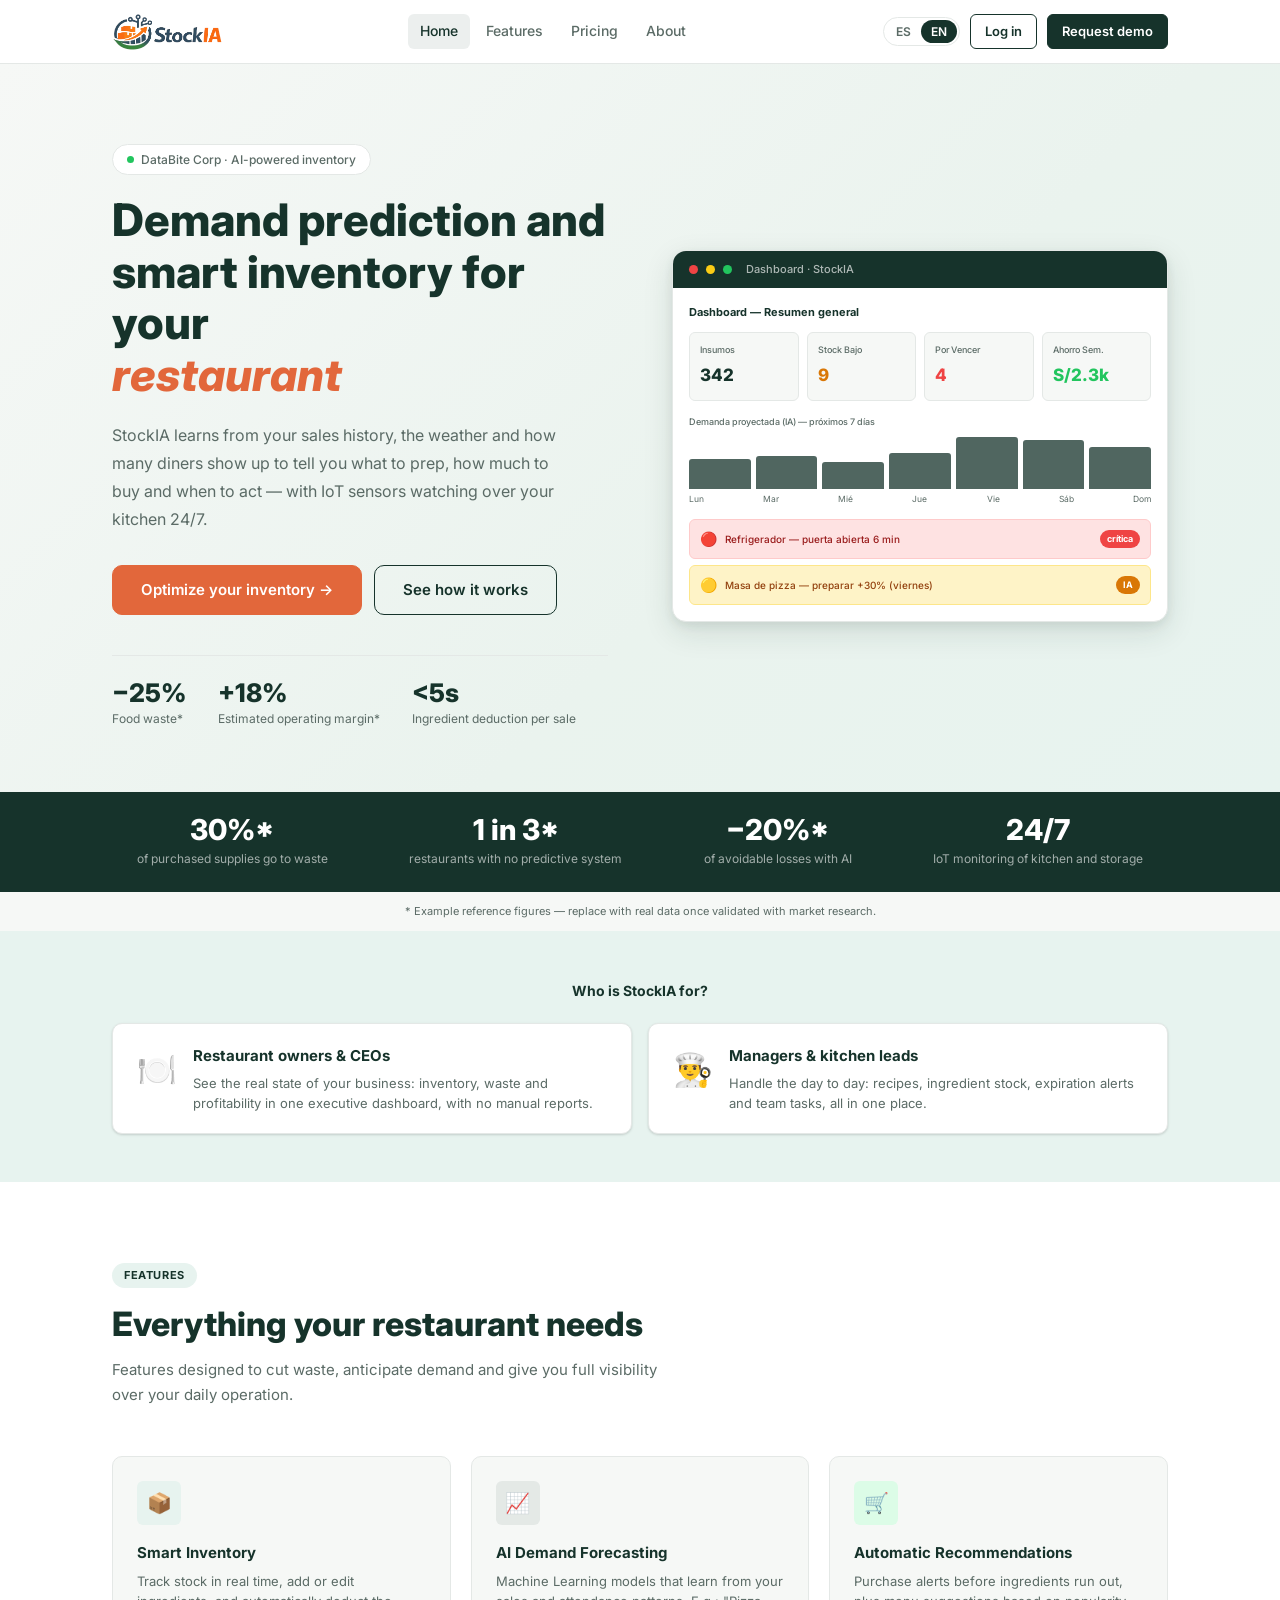
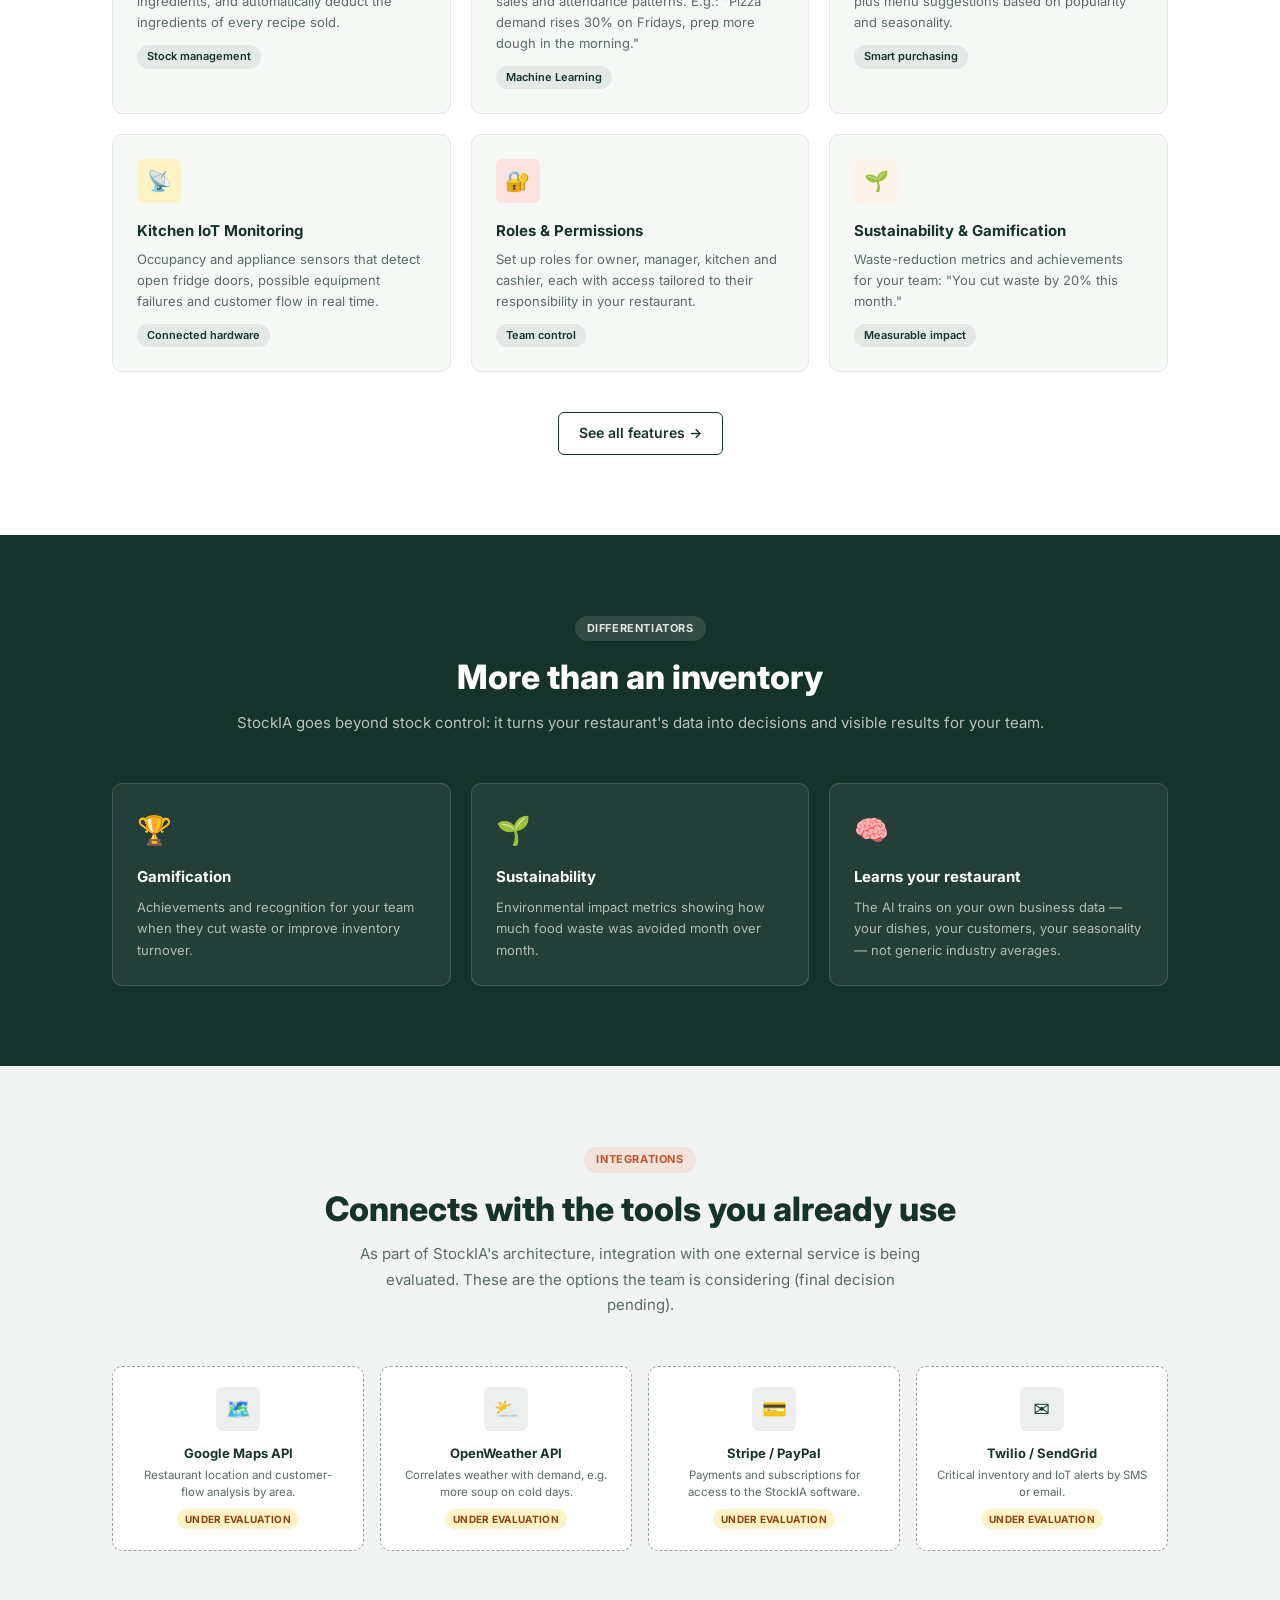
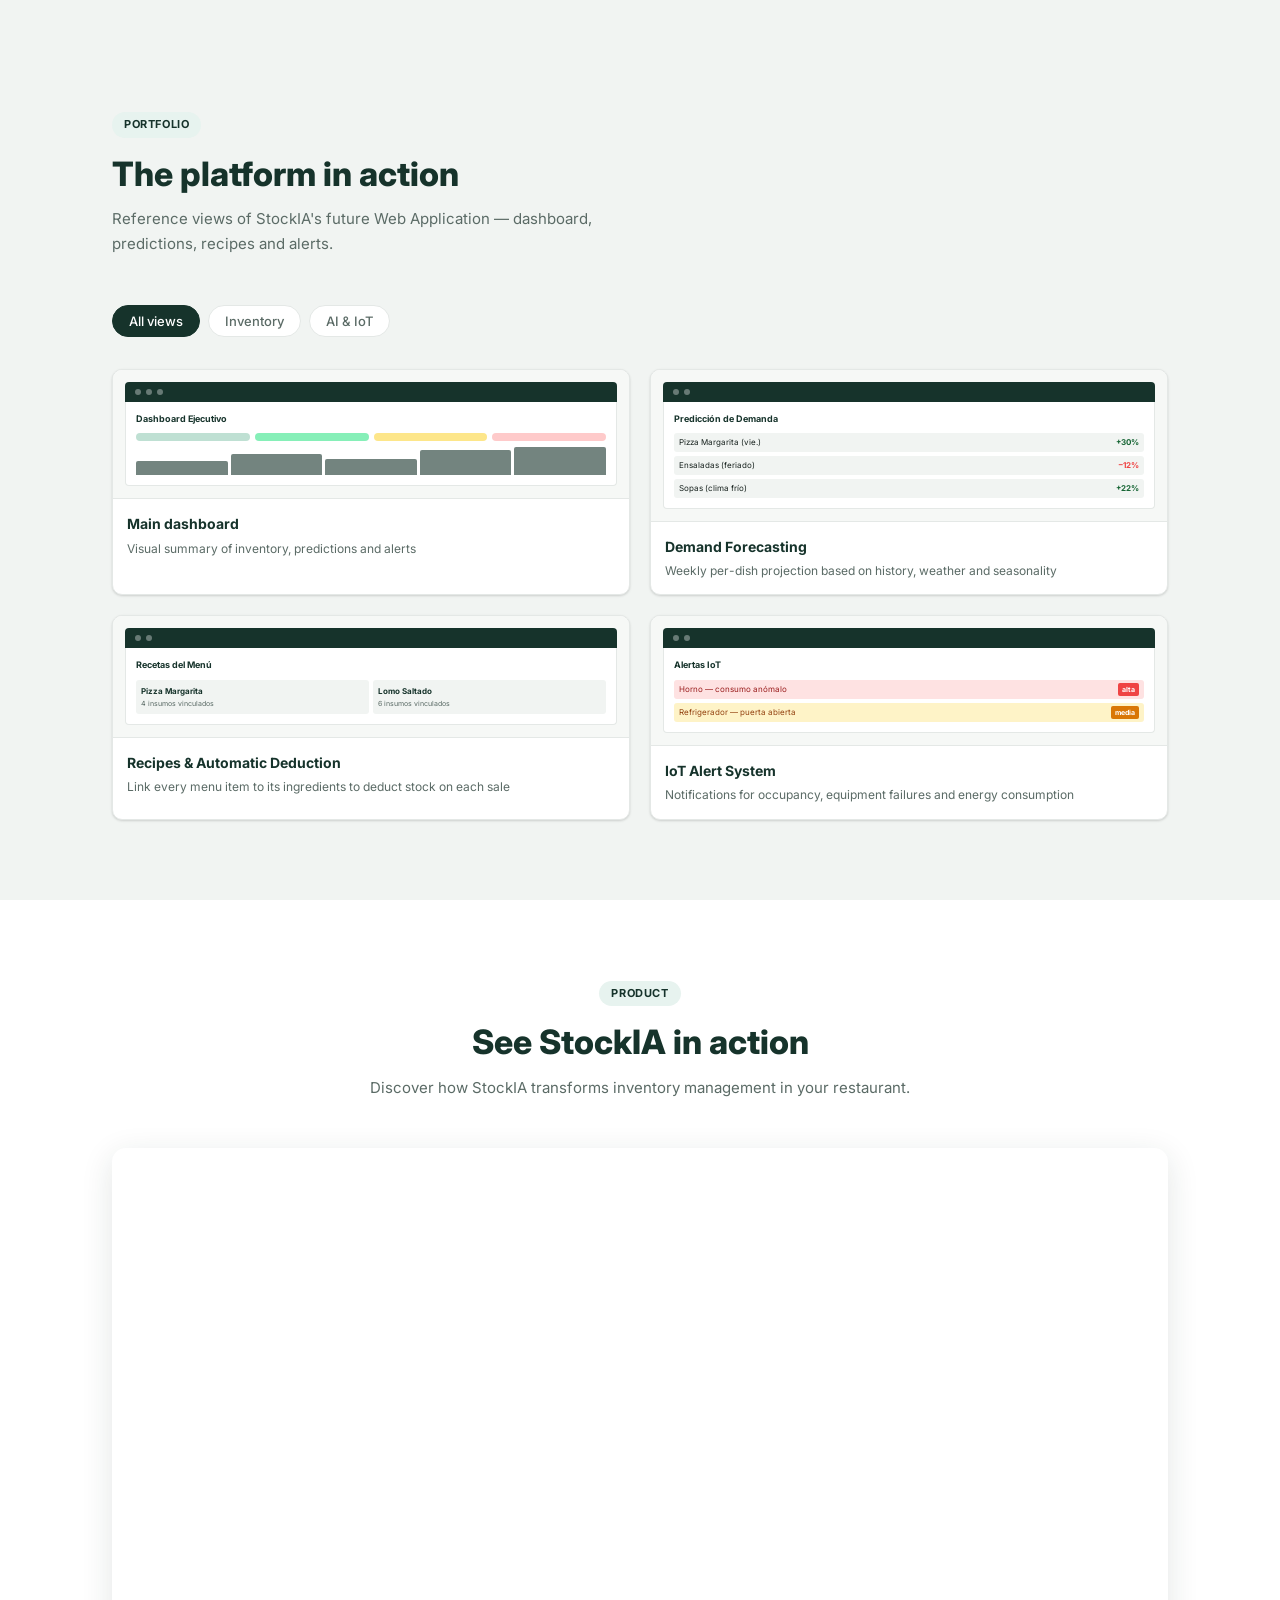
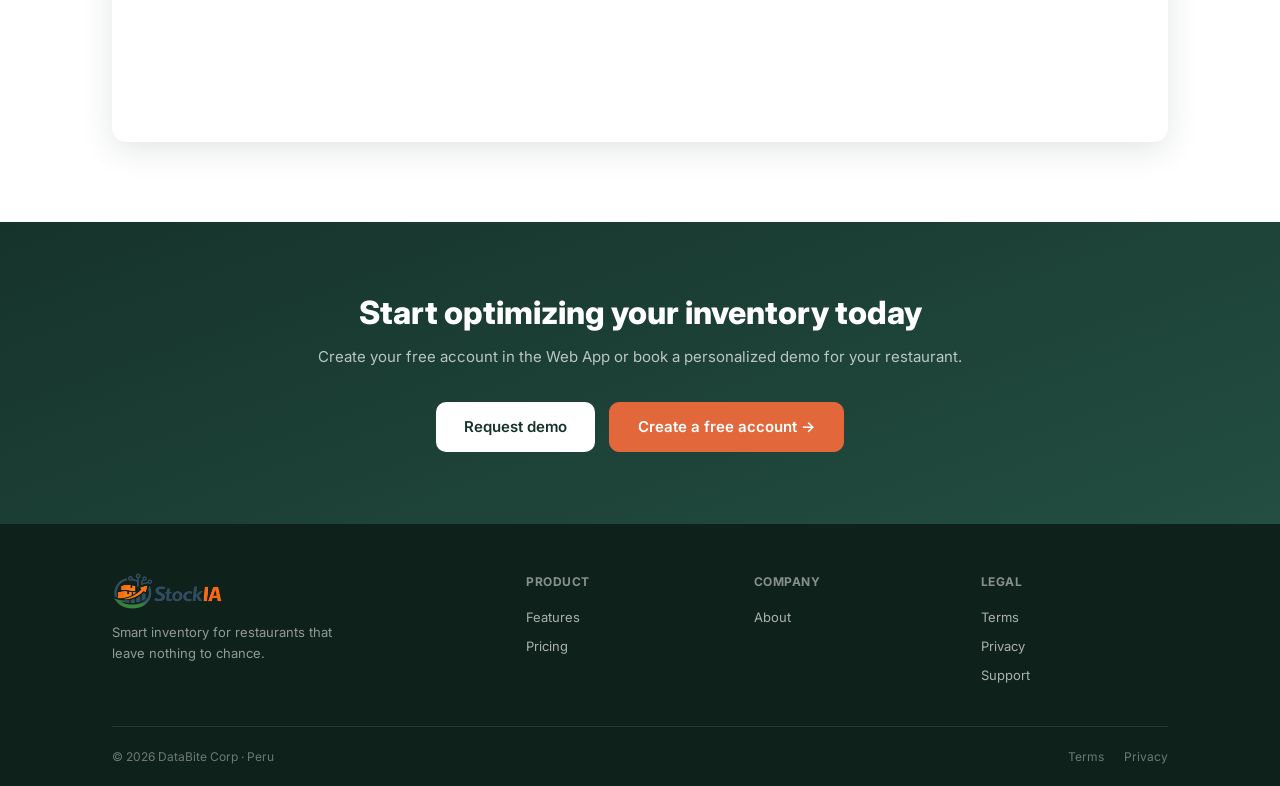
<file: index.html>
<!DOCTYPE html>
<html lang="es">
<head>
  <meta charset="UTF-8" />
  <meta name="viewport" content="width=device-width, initial-scale=1.0" />
  <title>StockIA — Inventario Inteligente para Restaurantes</title>
  <meta name="description" content="StockIA predice la demanda de tu restaurante con Inteligencia Artificial, controla tu inventario en tiempo real y monitorea tu cocina con sensores IoT." />
  <meta name="keywords" content="gestión de inventario, restaurantes, inteligencia artificial, machine learning, IoT, predicción de demanda, DataBite, StockIA, Perú" />
  <meta name="author" content="DataBite Corp" />
  <meta name="copyright" content="Copyright DataBite Corp 2026" />
  <link rel="stylesheet" href="css/styles.css" />
  <link rel="icon" type="image/png" href="assets/img/logo.png" />
</head>
<body>

<!-- ══════════ NAVBAR ══════════ -->
<nav class="navbar">
  <div class="navbar-container">
    <a class="navbar-logo" href="index.html">
      <img src="assets/img/logo.png" alt="StockIA" class="logo-img" />
    </a>
    <div class="navbar-links">
      <a href="index.html" data-i18n="nav.home">Inicio</a>
      <a href="features.html" data-i18n="nav.features">Características</a>
      <a href="pricing.html" data-i18n="nav.pricing">Precios</a>
      <a href="about.html" data-i18n="nav.about">Nosotros</a>
    </div>
    <div class="navbar-actions">
      <div class="lang-switcher">
        <button class="lang-btn active" data-lang="es">ES</button>
        <button class="lang-btn" data-lang="en">EN</button>
      </div>
<a href="https://webapp-stockia.vercel.app/auth/sign-in" class="btn btn-outline btn-sm" data-i18n="login.tag">Iniciar sesión</a>
<a href="about.html#contacto" class="btn btn-primary btn-sm navbar-demo" data-i18n="nav.demo">Solicitar demo</a>    </div>
  </div>
</nav>

<!-- ══════════ HERO ══════════ -->
<section class="hero">
  <div class="container">
    <div class="hero-grid">
      <div class="hero-copy">
        <div class="pill">
          <span class="pill-dot"></span>
          <span data-i18n="hero.badge">DataBite Corp · Inventario impulsado por IA</span>
        </div>
        <h1 class="hero-title">
          <span data-i18n="hero.title.line1">Predicción de demanda e inventario inteligente para tu</span><br>
          <em class="highlight" data-i18n="hero.title.highlight">restaurante</em>
        </h1>
        <p class="hero-desc" data-i18n="hero.desc">
          StockIA aprende de tus ventas históricas, el clima y la afluencia de comensales para decirte qué preparar, cuánto comprar y cuándo actuar — con sensores IoT que cuidan tu cocina las 24 horas.
        </p>
        <div class="hero-btns">
          <a href="#cta" class="btn btn-accent btn-lg" data-i18n="hero.cta.primary">Optimiza tu inventario →</a>
          <a href="features.html" class="btn btn-outline btn-lg" data-i18n="hero.cta.secondary">Ver cómo funciona</a>
        </div>
        <div class="hero-stats">
          <div class="hero-stat">
            <div class="stat-val" data-i18n="hero.stat1.val">−25%</div>
            <div class="stat-lbl" data-i18n="hero.stat1.lbl">Desperdicio de alimentos*</div>
          </div>
          <div class="hero-stat">
            <div class="stat-val" data-i18n="hero.stat2.val">+18%</div>
            <div class="stat-lbl" data-i18n="hero.stat2.lbl">Margen operativo estimado*</div>
          </div>
          <div class="hero-stat">
            <div class="stat-val" data-i18n="hero.stat3.val">&lt;5s</div>
            <div class="stat-lbl" data-i18n="hero.stat3.lbl">Descuento de insumos por venta</div>
          </div>
        </div>
      </div>

      <!-- Dashboard Mockup (contenido ilustrativo, no traducido, igual que en Qullqa) -->
      <div class="hero-visual">
        <div class="hv-topbar">
          <div class="hv-dot" style="background:#EF4444;"></div>
          <div class="hv-dot" style="background:#FACC15;"></div>
          <div class="hv-dot" style="background:#22C55E;"></div>
          <span class="hv-title">Dashboard · StockIA</span>
        </div>
        <div class="hv-body">
          <div class="hv-label">Dashboard — Resumen general</div>
          <div class="hv-cards">
            <div class="hv-card">
              <div class="hv-card-lbl">Insumos</div>
              <div class="hv-card-val">342</div>
            </div>
            <div class="hv-card">
              <div class="hv-card-lbl">Stock Bajo</div>
              <div class="hv-card-val warn">9</div>
            </div>
            <div class="hv-card">
              <div class="hv-card-lbl">Por Vencer</div>
              <div class="hv-card-val danger">4</div>
            </div>
            <div class="hv-card">
              <div class="hv-card-lbl">Ahorro Sem.</div>
              <div class="hv-card-val green">S/2.3k</div>
            </div>
          </div>
          <div class="hv-chart-lbl">Demanda proyectada (IA) — próximos 7 días</div>
          <div class="hv-bars">
            <div class="hv-bar" style="height:58%"></div>
            <div class="hv-bar" style="height:64%"></div>
            <div class="hv-bar" style="height:52%"></div>
            <div class="hv-bar" style="height:70%"></div>
            <div class="hv-bar" style="height:100%"></div>
            <div class="hv-bar" style="height:95%"></div>
            <div class="hv-bar" style="height:80%"></div>
          </div>
          <div class="hv-days">
            <span>Lun</span><span>Mar</span><span>Mié</span>
            <span>Jue</span><span>Vie</span><span>Sáb</span><span>Dom</span>
          </div>
          <div class="hv-alert">
            <span style="font-size:14px;">🔴</span>
            <span class="hv-alert-text">Refrigerador — puerta abierta 6 min</span>
            <span class="hv-alert-badge">crítica</span>
          </div>
          <div class="hv-alert-warn">
            <span style="font-size:14px;">🟡</span>
            <span class="hv-alert-text">Masa de pizza — preparar +30% (viernes)</span>
            <span class="hv-alert-badge">IA</span>
          </div>
        </div>
      </div>
    </div>
  </div>
</section>

<!-- ══════════ STATS BAR ══════════ -->
<div class="stats-bar">
  <div class="container">
    <div class="stats-bar-inner">
      <div class="stats-bar-item">
        <div class="stats-bar-val" data-i18n="stats.s1.val">30%*</div>
        <div class="stats-bar-lbl" data-i18n="stats.s1.lbl">de insumos comprados se desperdicia</div>
      </div>
      <div class="stats-bar-item">
        <div class="stats-bar-val" data-i18n="stats.s2.val">1 de 3*</div>
        <div class="stats-bar-lbl" data-i18n="stats.s2.lbl">restaurantes sin sistema predictivo</div>
      </div>
      <div class="stats-bar-item">
        <div class="stats-bar-val" data-i18n="stats.s3.val">−20%*</div>
        <div class="stats-bar-lbl" data-i18n="stats.s3.lbl">de pérdidas evitables con IA</div>
      </div>
      <div class="stats-bar-item">
        <div class="stats-bar-val" data-i18n="stats.s4.val">24/7</div>
        <div class="stats-bar-lbl" data-i18n="stats.s4.lbl">monitoreo IoT de cocina y almacén</div>
      </div>
    </div>
  </div>
</div>
<p class="stats-bar-note" data-i18n="stats.note">* Cifras referenciales de ejemplo — reemplazar con datos reales una vez validados con el estudio de mercado.</p>

<!-- ══════════ SEGMENTS ══════════ -->
<div class="segments">
  <div class="container">
    <p class="segments-label" data-i18n="seg.label">¿Para quién es StockIA?</p>
    <div class="segments-grid">
      <div class="seg-card">
        <div class="seg-icon">🍽️</div>
        <div>
          <div class="seg-name" data-i18n="seg.owner.name">Dueños y CEOs de restaurante</div>
          <div class="seg-desc" data-i18n="seg.owner.desc">Visualiza el estado real de tu negocio: inventario, mermas y rentabilidad en un solo dashboard ejecutivo, sin depender de reportes manuales.</div>
        </div>
      </div>
      <div class="seg-card">
        <div class="seg-icon">👨‍🍳</div>
        <div>
          <div class="seg-name" data-i18n="seg.manager.name">Administradores y jefes de cocina</div>
          <div class="seg-desc" data-i18n="seg.manager.desc">Controla el día a día: recetas, stock de insumos, alertas de vencimiento y tareas del equipo, todo en un solo lugar.</div>
        </div>
      </div>
    </div>
  </div>
</div>

<!-- ══════════ FEATURES ══════════ -->
<section class="features-section">
  <div class="container">
    <div class="section-header">
      <span class="section-tag" data-i18n="feat.tag">Funcionalidades</span>
      <h2 class="section-title" data-i18n="feat.title">Todo lo que necesita tu restaurante</h2>
      <p class="section-sub" data-i18n="feat.subtitle">Funcionalidades pensadas para reducir el desperdicio, anticipar la demanda y dar visibilidad total sobre tu operación diaria.</p>
    </div>
    <div class="features-grid">
      <div class="feat-card">
        <div class="feat-icon-wrap blue">📦</div>
        <div class="feat-name" data-i18n="feat.f1.name">Inventario Inteligente</div>
        <div class="feat-desc" data-i18n="feat.f1.desc">Controla el stock en tiempo real, agrega o edita insumos y descuenta automáticamente los ingredientes de cada receta vendida.</div>
        <span class="feat-tag" data-i18n="feat.f1.tag">Gestión de stock</span>
      </div>
      <div class="feat-card">
        <div class="feat-icon-wrap navy">📈</div>
        <div class="feat-name" data-i18n="feat.f2.name">Predicción de Demanda con IA</div>
        <div class="feat-desc" data-i18n="feat.f2.desc">Modelos de Machine Learning que aprenden de tus ventas y patrones de asistencia. Ej.: "Los viernes aumenta la demanda de pizza en 30%, prepara más masa desde la mañana".</div>
        <span class="feat-tag" data-i18n="feat.f2.tag">Machine Learning</span>
      </div>
      <div class="feat-card">
        <div class="feat-icon-wrap green">🛒</div>
        <div class="feat-name" data-i18n="feat.f3.name">Recomendaciones Automáticas</div>
        <div class="feat-desc" data-i18n="feat.f3.desc">Alertas de compra de insumos antes de que falten y sugerencias de menú según popularidad y estacionalidad.</div>
        <span class="feat-tag" data-i18n="feat.f3.tag">Compras inteligentes</span>
      </div>
      <div class="feat-card">
        <div class="feat-icon-wrap yellow">📡</div>
        <div class="feat-name" data-i18n="feat.f4.name">Monitoreo IoT de Cocina</div>
        <div class="feat-desc" data-i18n="feat.f4.desc">Sensores de ocupación y electrodomésticos que detectan puertas de refrigerador abiertas, posibles fallas de equipos y flujo de clientes en tiempo real.</div>
        <span class="feat-tag" data-i18n="feat.f4.tag">Hardware conectado</span>
      </div>
      <div class="feat-card">
        <div class="feat-icon-wrap red">🔐</div>
        <div class="feat-name" data-i18n="feat.f5.name">Roles y Permisos</div>
        <div class="feat-desc" data-i18n="feat.f5.desc">Configura roles para dueño, administrador, cocina y caja, con accesos distintos según la responsabilidad de cada persona en tu restaurante.</div>
        <span class="feat-tag" data-i18n="feat.f5.tag">Control de equipo</span>
      </div>
      <div class="feat-card">
        <div class="feat-icon-wrap cream">🌱</div>
        <div class="feat-name" data-i18n="feat.f6.name">Sostenibilidad y Gamificación</div>
        <div class="feat-desc" data-i18n="feat.f6.desc">Métricas de reducción de desperdicio y logros para tu equipo: "Redujeron el desperdicio un 20% este mes".</div>
        <span class="feat-tag" data-i18n="feat.f6.tag">Impacto medible</span>
      </div>
    </div>
    <div style="text-align:center; margin-top:2.5rem;">
      <a href="features.html" class="btn btn-outline" data-i18n="feat.viewall">Ver todas las características →</a>
    </div>
  </div>
</section>

<!-- ══════════ DIFERENCIADORES ══════════ -->
<section class="diff-section">
  <div class="container">
    <div class="section-header center">
      <span class="section-tag white" data-i18n="diff.tag">Diferenciadores</span>
      <h2 class="section-title white" data-i18n="diff.title">Más que un inventario</h2>
      <p class="section-sub white" style="margin-inline:auto;" data-i18n="diff.subtitle">StockIA va más allá del control de stock: convierte los datos de tu restaurante en decisiones y en resultados visibles para tu equipo.</p>
    </div>
    <div class="diff-grid">
      <div class="diff-card">
        <div class="diff-icon">🏆</div>
        <div class="diff-title" data-i18n="diff.d1.title">Gamificación</div>
        <div class="diff-text" data-i18n="diff.d1.text">Logros y reconocimientos para tu equipo cuando reducen el desperdicio o mejoran la rotación de inventario.</div>
      </div>
      <div class="diff-card">
        <div class="diff-icon">🌱</div>
        <div class="diff-title" data-i18n="diff.d2.title">Sostenibilidad</div>
        <div class="diff-text" data-i18n="diff.d2.text">Métricas de impacto ambiental que muestran cuánta comida se dejó de desperdiciar mes a mes.</div>
      </div>
      <div class="diff-card">
        <div class="diff-icon">🧠</div>
        <div class="diff-title" data-i18n="diff.d3.title">Aprende de tu restaurante</div>
        <div class="diff-text" data-i18n="diff.d3.text">La IA se entrena con los datos propios de tu negocio — tus platos, tus clientes y tu estacionalidad — no con promedios genéricos de la industria.</div>
      </div>
    </div>
  </div>
</section>

<!-- ══════════ INTEGRACIONES ══════════ -->
<section class="integrations-section">
  <div class="container">
    <div class="section-header center">
      <span class="section-tag accent" data-i18n="integ.tag">Integraciones</span>
      <h2 class="section-title" data-i18n="integ.title">Se conecta con el ecosistema que ya usas</h2>
      <p class="section-sub" style="margin-inline:auto;" data-i18n="integ.subtitle">Como parte de la arquitectura de StockIA se evalúa la integración con un servicio externo. Estas son las opciones en evaluación por el equipo (pendiente de decisión final).</p>
    </div>
    <div class="integrations-grid">
      <div class="integration-card">
        <div class="integration-logo">🗺️</div>
        <div class="integration-name" data-i18n="integ.i1.name">Google Maps API</div>
        <div class="integration-desc" data-i18n="integ.i1.desc">Ubicación del restaurante y análisis de flujo de clientes por zona.</div>
        <span class="integration-status" data-i18n="integ.status">En evaluación</span>
      </div>
      <div class="integration-card">
        <div class="integration-logo">⛅</div>
        <div class="integration-name" data-i18n="integ.i2.name">OpenWeather API</div>
        <div class="integration-desc" data-i18n="integ.i2.desc">Correlaciona el clima con la demanda, ej. más sopas en días fríos.</div>
        <span class="integration-status" data-i18n="integ.status">En evaluación</span>
      </div>
      <div class="integration-card">
        <div class="integration-logo">💳</div>
        <div class="integration-name" data-i18n="integ.i3.name">Stripe / PayPal</div>
        <div class="integration-desc" data-i18n="integ.i3.desc">Pagos y suscripciones para el acceso al software StockIA.</div>
        <span class="integration-status" data-i18n="integ.status">En evaluación</span>
      </div>
      <div class="integration-card">
        <div class="integration-logo">✉️</div>
        <div class="integration-name" data-i18n="integ.i4.name">Twilio / SendGrid</div>
        <div class="integration-desc" data-i18n="integ.i4.desc">Alertas críticas de inventario e IoT por SMS o correo electrónico.</div>
        <span class="integration-status" data-i18n="integ.status">En evaluación</span>
      </div>
    </div>
  </div>
</section>

<!-- ══════════ PORTFOLIO ══════════ -->
<section class="portfolio-section">
  <div class="container">
    <div class="section-header">
      <span class="section-tag" data-i18n="port.tag">Portafolio</span>
      <h2 class="section-title" data-i18n="port.title">La plataforma en acción</h2>
      <p class="section-sub" data-i18n="port.subtitle">Vistas de referencia de la futura Web Application de StockIA — dashboard, predicciones, recetas y alertas.</p>
    </div>
    <div class="port-tabs">
      <button class="port-tab active" data-i18n="port.tab1">Todas las vistas</button>
      <button class="port-tab" data-i18n="port.tab2">Inventario</button>
      <button class="port-tab" data-i18n="port.tab3">IA &amp; IoT</button>
    </div>
    <div class="port-grid">
      <div class="port-item">
        <div class="port-screen">
          <div class="port-mini-bar">
            <div class="port-mini-dot"></div><div class="port-mini-dot"></div><div class="port-mini-dot"></div>
          </div>
          <div class="port-mini-body">
            <div class="port-mini-title">Dashboard Ejecutivo</div>
            <div class="port-mini-row">
              <div class="port-mini-cell filled"></div>
              <div class="port-mini-cell green"></div>
              <div class="port-mini-cell warn"></div>
              <div class="port-mini-cell red"></div>
            </div>
            <div style="display:flex;align-items:flex-end;gap:3px;height:28px;margin-top:6px;">
              <div style="flex:1;background:var(--primary);border-radius:2px 2px 0 0;height:50%;opacity:.6;"></div>
              <div style="flex:1;background:var(--primary);border-radius:2px 2px 0 0;height:75%;opacity:.6;"></div>
              <div style="flex:1;background:var(--primary);border-radius:2px 2px 0 0;height:60%;opacity:.6;"></div>
              <div style="flex:1;background:var(--primary);border-radius:2px 2px 0 0;height:90%;opacity:.6;"></div>
              <div style="flex:1;background:var(--primary);border-radius:2px 2px 0 0;height:100%;opacity:.6;"></div>
            </div>
          </div>
        </div>
        <div class="port-info">
          <div class="port-info-name" data-i18n="port.p1.name">Dashboard principal</div>
          <div class="port-info-desc" data-i18n="port.p1.desc">Resumen visual de inventario, predicciones y alertas</div>
        </div>
      </div>
      <div class="port-item">
        <div class="port-screen">
          <div class="port-mini-bar">
            <div class="port-mini-dot"></div><div class="port-mini-dot"></div>
          </div>
          <div class="port-mini-body">
            <div class="port-mini-title">Predicción de Demanda</div>
            <div style="display:flex;flex-direction:column;gap:4px;">
              <div style="display:flex;justify-content:space-between;padding:3px 5px;background:var(--gray-100);border-radius:3px;">
                <span style="font-size:8px;">Pizza Margarita (vie.)</span>
                <span style="font-size:8px;color:#166534;font-weight:700;">+30%</span>
              </div>
              <div style="display:flex;justify-content:space-between;padding:3px 5px;background:var(--gray-100);border-radius:3px;">
                <span style="font-size:8px;">Ensaladas (feriado)</span>
                <span style="font-size:8px;color:var(--danger);font-weight:700;">−12%</span>
              </div>
              <div style="display:flex;justify-content:space-between;padding:3px 5px;background:var(--gray-100);border-radius:3px;">
                <span style="font-size:8px;">Sopas (clima frío)</span>
                <span style="font-size:8px;color:#166534;font-weight:700;">+22%</span>
              </div>
            </div>
          </div>
        </div>
        <div class="port-info">
          <div class="port-info-name" data-i18n="port.p2.name">Predicción de Demanda</div>
          <div class="port-info-desc" data-i18n="port.p2.desc">Proyección semanal por plato según historial, clima y estacionalidad</div>
        </div>
      </div>
      <div class="port-item">
        <div class="port-screen">
          <div class="port-mini-bar">
            <div class="port-mini-dot"></div><div class="port-mini-dot"></div>
          </div>
          <div class="port-mini-body">
            <div class="port-mini-title">Recetas del Menú</div>
            <div style="display:grid;grid-template-columns:1fr 1fr;gap:4px;">
              <div style="padding:5px;background:var(--gray-100);border-radius:3px;">
                <div style="font-size:8px;font-weight:700;color:var(--primary);">Pizza Margarita</div>
                <div style="font-size:7px;color:var(--text-muted);">4 insumos vinculados</div>
              </div>
              <div style="padding:5px;background:var(--gray-100);border-radius:3px;">
                <div style="font-size:8px;font-weight:700;color:var(--primary);">Lomo Saltado</div>
                <div style="font-size:7px;color:var(--text-muted);">6 insumos vinculados</div>
              </div>
            </div>
          </div>
        </div>
        <div class="port-info">
          <div class="port-info-name" data-i18n="port.p3.name">Recetas y Descuento Automático</div>
          <div class="port-info-desc" data-i18n="port.p3.desc">Vincula cada plato del menú con sus insumos para descontar stock al vender</div>
        </div>
      </div>
      <div class="port-item">
        <div class="port-screen">
          <div class="port-mini-bar">
            <div class="port-mini-dot"></div><div class="port-mini-dot"></div>
          </div>
          <div class="port-mini-body">
            <div class="port-mini-title">Alertas IoT</div>
            <div style="display:flex;flex-direction:column;gap:4px;">
              <div style="display:flex;justify-content:space-between;padding:3px 5px;background:var(--danger-light);border-radius:3px;">
                <span style="font-size:8px;color:#991B1B;">Horno — consumo anómalo</span>
                <span style="font-size:7px;font-weight:700;background:var(--danger);color:white;padding:1px 4px;border-radius:2px;">alta</span>
              </div>
              <div style="display:flex;justify-content:space-between;padding:3px 5px;background:var(--warning-light);border-radius:3px;">
                <span style="font-size:8px;color:#92400E;">Refrigerador — puerta abierta</span>
                <span style="font-size:7px;font-weight:700;background:#D97706;color:white;padding:1px 4px;border-radius:2px;">media</span>
              </div>
            </div>
          </div>
        </div>
        <div class="port-info">
          <div class="port-info-name" data-i18n="port.p4.name">Sistema de Alertas IoT</div>
          <div class="port-info-desc" data-i18n="port.p4.desc">Notificaciones de ocupación, fallas de equipos y consumo energético</div>
        </div>
      </div>
    </div>
  </div>
</section>

<!-- ══════════ VIDEO ABOUT THE PRODUCT ══════════ -->
<section class="video-section">
  <div class="container">
    <div class="section-header center">
      <span class="section-tag" data-i18n="vid.tag">Producto</span>
      <h2 class="section-title" data-i18n="vid.title">Mira StockIA en acción</h2>
      <p class="section-sub" style="margin-inline:auto;" data-i18n="vid.sub">Descubre cómo StockIA transforma la gestión de inventario en tu restaurante.</p>
    </div>

<div class="video-wrapper">
  <iframe src="https://www.youtube.com/embed/iNQvg5DvdFg"
    title="StockIA — About the Product"
    allow="accelerometer; autoplay; clipboard-write; encrypted-media; gyroscope; picture-in-picture; web-share"
    referrerpolicy="strict-origin-when-cross-origin"
    allowfullscreen></iframe>
</div>
  </div>
</section>

<!-- ══════════ CTA BANNER ══════════ -->
<section class="cta-banner" id="cta">
  <div class="container">
    <h2 class="section-title" data-i18n="cta.title">Empieza a optimizar tu inventario hoy</h2>
    <p class="section-sub white" data-i18n="cta.sub">Agenda una demo personalizada para tu restaurante. Sin tarjeta de crédito ni compromiso.</p>
    <div class="cta-banner-btns">
      <a href="about.html#contacto" class="btn btn-lg" style="background:white;color:var(--primary);border-color:white;" data-i18n="cta.btn1">Solicitar demo</a>
      <a href="https://webapp-stockia.vercel.app/auth/sign-up" class="btn btn-accent btn-lg" data-i18n="cta.btn2">Crear cuenta gratis →</a>
    </div>
  </div>
</section>

<!-- ══════════ FOOTER ══════════ -->
<footer class="footer">
  <div class="container">
    <div class="footer-grid">
      <div class="footer-brand">
        <a class="navbar-logo" href="index.html">
        <img src="assets/img/logo.png" alt="" class="logo-img" />
        </a>
        <p class="footer-tagline" data-i18n="ft.tagline">Inventario inteligente para restaurantes que no dejan nada al azar.</p>
      </div>
      <div>
        <div class="footer-col-title" data-i18n="ft.product">Producto</div>
        <div class="footer-links-list">
          <a href="features.html" data-i18n="nav.features">Características</a>
          <a href="pricing.html" data-i18n="nav.pricing">Precios</a>
        </div>
      </div>
      <div>
        <div class="footer-col-title" data-i18n="ft.company">Empresa</div>
        <div class="footer-links-list">
          <a href="about.html" data-i18n="nav.about">Nosotros</a>
        </div>
      </div>
      <div>
        <div class="footer-col-title" data-i18n="ft.legal">Legal</div>
        <div class="footer-links-list">
          <a href="#" data-i18n="ft.terms">Términos</a>
          <a href="#" data-i18n="ft.privacy">Privacidad</a>
<a href="about.html#contacto" data-i18n="ft.support">Soporte</a>        </div>
      </div>
    </div>
    <div class="footer-bottom">
      <span class="footer-copy" data-i18n="ft.copy">© 2026 DataBite Corp · Perú</span>
      <div class="footer-legal">
        <a href="#" data-i18n="ft.terms">Términos</a>
        <a href="#" data-i18n="ft.privacy">Privacidad</a>
      </div>
    </div>
  </div>
</footer>

<script src="js/i18n.js"></script>
<script src="js/main.js"></script>
</body>
</html>
</file>
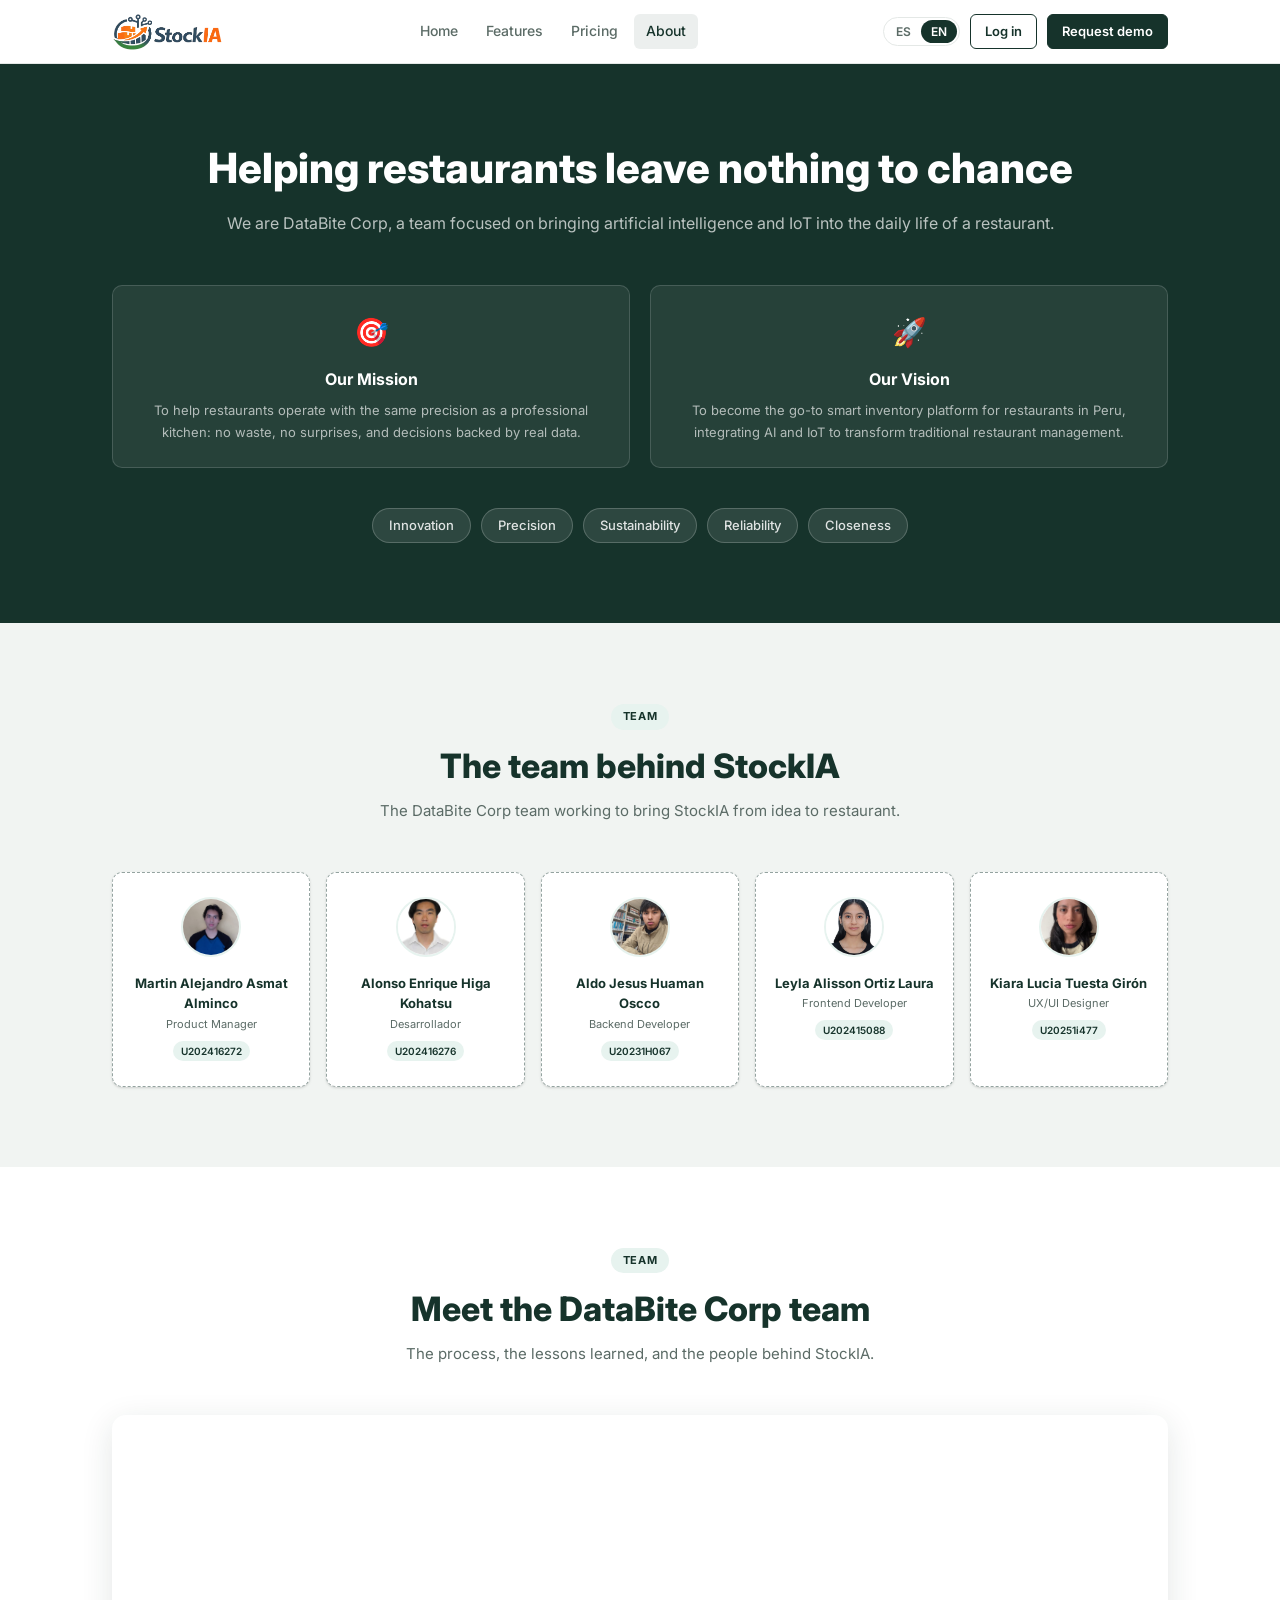
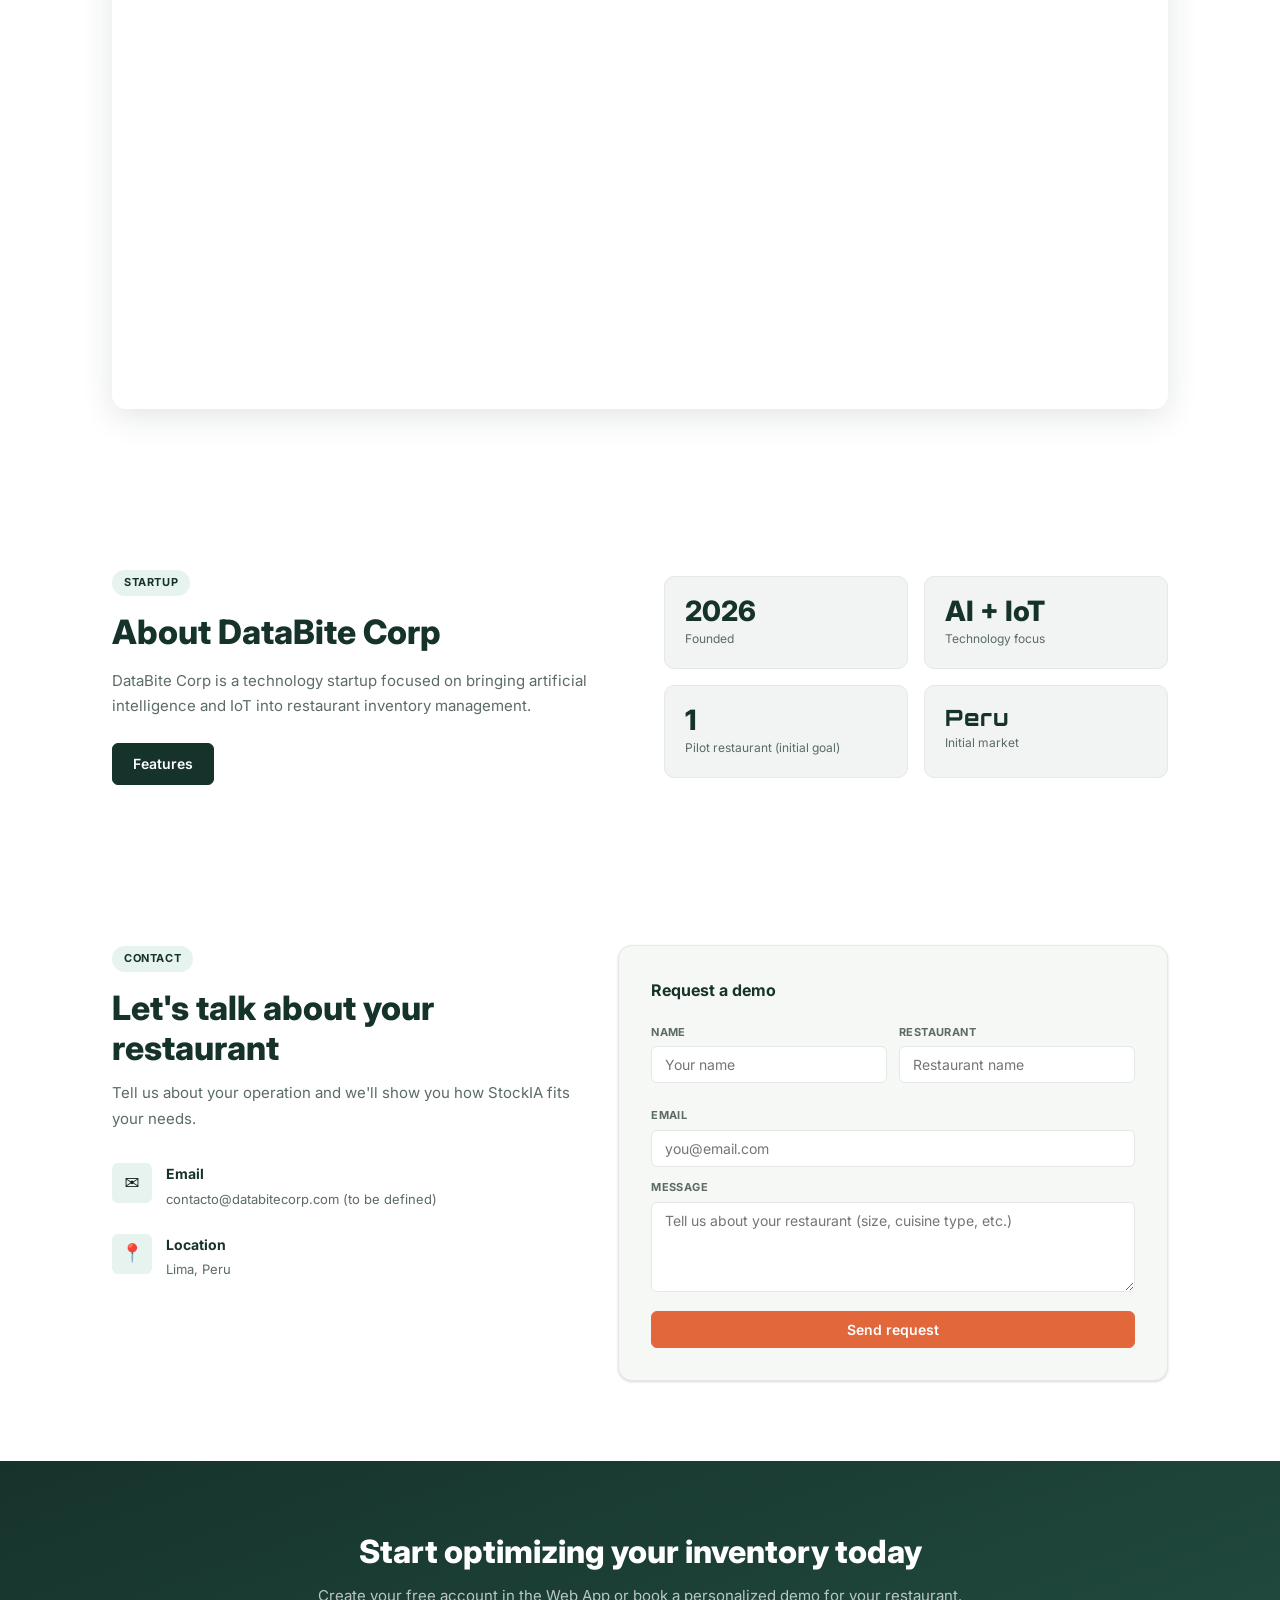
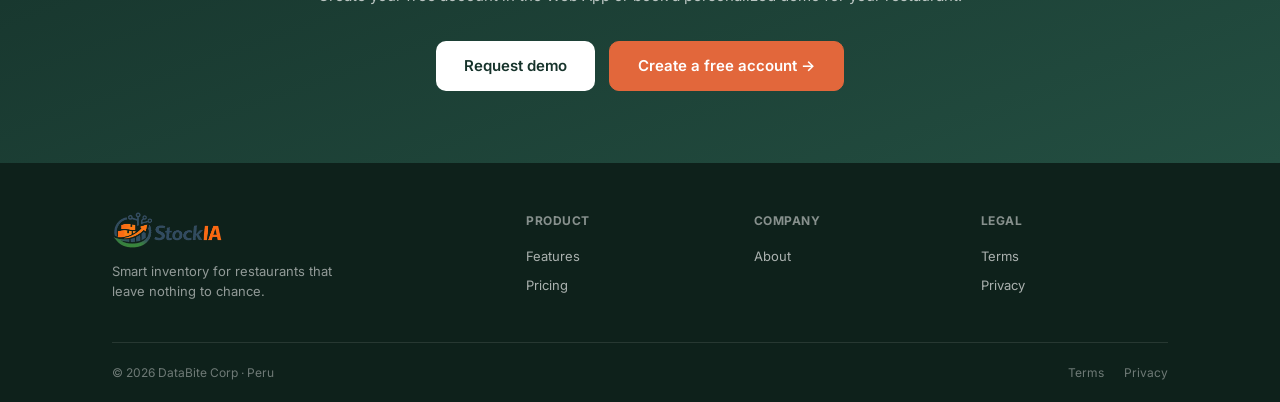
<file: about.html>
<!DOCTYPE html>
<html lang="es">
<head>
  <meta charset="UTF-8" />
  <meta name="viewport" content="width=device-width, initial-scale=1.0" />
  <title>Nosotros — StockIA</title>
  <meta name="description" content="Somos DataBite Corp, el equipo detrás de StockIA, inventario inteligente para restaurantes." />
  <link rel="stylesheet" href="css/styles.css" />
  <link rel="icon" type="image/png" href="assets/img/logo.png" />
</head>
<body>

<nav class="navbar">
  <div class="navbar-container">
    <a class="navbar-logo" href="index.html">
<img src="assets/img/logo.png" alt="StockIA" class="logo-img" />
    </a>
    <div class="navbar-links">
      <a href="index.html" data-i18n="nav.home">Inicio</a>
      <a href="features.html" data-i18n="nav.features">Características</a>
      <a href="pricing.html" data-i18n="nav.pricing">Precios</a>
      <a href="about.html" class="active" data-i18n="nav.about">Nosotros</a>
    </div>
    <div class="navbar-actions">
      <div class="lang-switcher">
        <button class="lang-btn active" data-lang="es">ES</button>
        <button class="lang-btn" data-lang="en">EN</button>
      </div>
<a href="https://webapp-stockia.vercel.app/auth/sign-in" class="btn btn-outline btn-sm" data-i18n="login.tag">Iniciar sesión</a>
<a href="#contacto" class="btn btn-primary btn-sm navbar-demo" data-i18n="nav.demo">Solicitar demo</a>    </div>
  </div>
</nav>

<section class="about-hero">
  <div class="container">
    <h1 class="section-title white" data-i18n="ab.hero.title">
      Ayudamos a los restaurantes a no dejar nada al azar
    </h1>
    <p class="section-sub white" data-i18n="ab.hero.sub">
      Somos DataBite Corp, un equipo enfocado en llevar inteligencia artificial e IoT al día a día de un restaurante.
    </p>

    <div class="mission-grid" style="margin-top:3rem;">
      <div class="mission-card">
        <div class="mission-card-icon">🎯</div>
        <div class="mission-card-title" data-i18n="ab.m1.title">Nuestra Misión</div>
        <div class="mission-card-text" data-i18n="ab.m1.text">Ayudar a los restaurantes a operar con la misma precisión que una cocina profesional: sin desperdicio, sin sorpresas y con decisiones basadas en datos reales.</div>
      </div>
      <div class="mission-card">
        <div class="mission-card-icon">🚀</div>
        <div class="mission-card-title" data-i18n="ab.m2.title">Nuestra Visión</div>
        <div class="mission-card-text" data-i18n="ab.m2.text">Ser la plataforma de referencia en inventario inteligente para restaurantes en Perú, integrando IA e IoT para transformar la gestión gastronómica tradicional.</div>
      </div>
    </div>
 
    <div class="values-row">
      <span class="value-chip" data-i18n="ab.val1">Innovación</span>
      <span class="value-chip" data-i18n="ab.val2">Precisión</span>
      <span class="value-chip" data-i18n="ab.val3">Sostenibilidad</span>
      <span class="value-chip" data-i18n="ab.val4">Confiabilidad</span>
      <span class="value-chip" data-i18n="ab.val5">Cercanía</span>
    </div>
  </div>
</section>

<section class="team-section">
  <div class="container">
    <div class="section-header center">
      <span class="section-tag" data-i18n="ab.team.tag">Equipo</span>
      <h2 class="section-title" data-i18n="ab.team.title">El equipo detrás de StockIA</h2>
      <p class="section-sub" data-i18n="ab.team.sub">El equipo de DataBite Corp trabajando en llevar StockIA de la idea al restaurante.</p>
    </div>

    <div class="team-grid">

      <div class="team-card">
        <img src="assets/img/members-profile/martin-foto.jpg" alt="Martin Alejandro Asmat Alminco" class="team-avatar">
        <div class="team-name">Martin Alejandro Asmat Alminco</div>
        <div class="team-role" data-i18n="ab.t1.role">Product Manager</div>
        <span class="team-badge">U202416272</span>
      </div>

      <div class="team-card">
        <img src="assets/img/members-profile/alonso-higa-image.jpg" alt="Alonso Enrique Higa Kohatsu" class="team-avatar">
          <div class="team-name">Alonso Enrique Higa Kohatsu</div>
          <div class="team-role" data-i18n="ab.t2.role">Backend Developer</div>
          <span class="team-badge">U202416276</span>
      </div>

      <div class="team-card">
        <img src="assets/img/members-profile/aldo-huaman.jpeg" alt="Aldo Jesus Huaman Oscco" class="team-avatar">
        <div class="team-name">Aldo Jesus Huaman Oscco</div>
        <div class="team-role" data-i18n="ab.t3.role">Desarrollador</div>
        <span class="team-badge">U20231H067</span>
      </div>

      <div class="team-card">
        <img src="assets/img/members-profile/leyla-ortiz.JPG" alt="Leyla Alisson Ortiz Laura" class="team-avatar">
        <div class="team-name">Leyla Alisson Ortiz Laura</div>
        <div class="team-role" data-i18n="ab.t4.role">Frontend Developer</div>
        <span class="team-badge">U202415088</span>
      </div>

      <div class="team-card">
        <img src="assets/img/members-profile/kiara-tuesta.jpeg" alt="Kiara Lucia Tuesta Girón" class="team-avatar">
        <div class="team-name">Kiara Lucia Tuesta Girón</div>
        <div class="team-role" data-i18n="ab.t5.role">UX/UI Designer</div>
        <span class="team-badge">U20251i477</span>
      </div>

    </div>
  </div>
</section>

<section class="video-section">
  <div class="container">
    <div class="section-header center">
      <span class="section-tag" data-i18n="ab.vid.tag">Equipo</span>
      <h2 class="section-title" data-i18n="ab.vid.title">Conoce al equipo de DataBite Corp</h2>
      <p class="section-sub" style="margin-inline:auto;" data-i18n="ab.vid.sub">El proceso, los aprendizajes y las personas detrás de StockIA.</p>
    </div>

<div class="video-wrapper">
  <iframe src="https://www.youtube.com/embed/fFPrwVvnDCo"
    title="DataBite Corp — About the Team"
    allow="accelerometer; autoplay; clipboard-write; encrypted-media; gyroscope; picture-in-picture; web-share"
    referrerpolicy="strict-origin-when-cross-origin"
    allowfullscreen></iframe>
</div>
  
</div>
</section>

<section class="startup-section">
  <div class="container">
    <div class="startup-grid">
      <div class="startup-text">
        <span class="section-tag" data-i18n="ab.s.tag">Startup</span>
        <h2 class="section-title" data-i18n="ab.s.title">Sobre DataBite Corp</h2>
        <p class="section-sub" data-i18n="ab.s.sub">DataBite Corp es una startup tecnológica enfocada en llevar inteligencia artificial e IoT a la gestión de inventario de restaurantes.</p>
        <div style="margin-top:1.5rem;">
          <a href="features.html" class="btn btn-primary" data-i18n="nav.features">Características</a>
        </div>
      </div>
      <div class="startup-stats">
        <div class="startup-stat">
          <div class="startup-stat-val" data-i18n="ab.s.s1.val">2026</div>
          <div class="startup-stat-lbl" data-i18n="ab.s.s1.lbl">Año de fundación</div>
        </div>
        <div class="startup-stat">
          <div class="startup-stat-val" data-i18n="ab.s.s2.val">IA + IoT</div>
          <div class="startup-stat-lbl" data-i18n="ab.s.s2.lbl">Enfoque tecnológico</div>
        </div>
        <div class="startup-stat">
          <div class="startup-stat-val" data-i18n="ab.s.s3.val">1</div>
          <div class="startup-stat-lbl" data-i18n="ab.s.s3.lbl">Restaurante piloto (meta inicial)</div>
        </div>
        <div class="startup-stat">
          <div class="startup-stat-val brand-font" style="font-size:1.4rem;" data-i18n="ab.s.s4.val">Perú</div>
          <div class="startup-stat-lbl" data-i18n="ab.s.s4.lbl">Mercado inicial</div>
        </div>
      </div>
    </div>
  </div>
</section>

<section class="contact-section" id="contacto">
  <div class="container">
    <div class="contact-grid">
      <div>
        <span class="section-tag" data-i18n="ct.tag">Contacto</span>
        <h2 class="section-title" data-i18n="ct.title">Conversemos sobre tu restaurante</h2>
        <p class="section-sub mb-8" data-i18n="ct.sub">Cuéntanos sobre tu operación y te mostramos cómo StockIA se adapta a tus necesidades.</p>
        <div class="contact-item">
          <div class="contact-icon-wrap">✉️</div>
          <div>
            <div class="contact-item-title" data-i18n="ct.mail.title">Correo</div>
            <div class="contact-item-val" data-i18n="ct.mail.val">contacto@databitecorp.com (pendiente de definir)</div>
          </div>
        </div>
        <div class="contact-item">
          <div class="contact-icon-wrap">📍</div>
          <div>
            <div class="contact-item-title" data-i18n="ct.loc.title">Ubicación</div>
            <div class="contact-item-val" data-i18n="ct.loc.val">Lima, Perú</div>
          </div>
        </div>
      </div>
      <div class="contact-form">
        <div class="form-title" data-i18n="ct.form.title">Solicita una demo</div>
        <form id="contactForm">
          <div class="form-row">
            <div class="form-group">
              <label class="form-label" data-i18n="ct.form.name">Nombre</label>
              <input class="form-input" type="text" data-i18n="ct.form.ph.name" placeholder="Tu nombre" required>
            </div>
            <div class="form-group">
              <label class="form-label" data-i18n="ct.form.business">Restaurante</label>
              <input class="form-input" type="text" data-i18n="ct.form.ph.business" placeholder="Nombre del restaurante">
            </div>
          </div>
          <div class="form-group">
            <label class="form-label" data-i18n="ct.form.email">Correo</label>
            <input class="form-input" type="email" data-i18n="ct.form.ph.email" placeholder="tu@correo.com" required>
          </div>
          <div class="form-group">
            <label class="form-label" data-i18n="ct.form.msg">Mensaje</label>
            <textarea class="form-textarea" data-i18n="ct.form.ph.msg" placeholder="Cuéntanos sobre tu restaurante (tamaño, tipo de cocina, etc.)"></textarea>
          </div>
          <button type="submit" class="btn btn-accent btn-full" data-i18n="ct.form.submit">Enviar solicitud</button>
        </form>
      </div>
    </div>
  </div>
</section>

<section class="cta-banner">
  <div class="container">
    <h2 class="section-title" data-i18n="cta.title">Empieza a optimizar tu inventario hoy</h2>
    <p class="section-sub white" data-i18n="cta.sub">Agenda una demo personalizada para tu restaurante. Sin tarjeta de crédito ni compromiso.</p>
    <div class="cta-banner-btns">
      <a href="#contacto" class="btn btn-lg" style="background:white;color:var(--primary);border-color:white;" data-i18n="cta.btn1">Solicitar demo</a>
      <a href="https://webapp-stockia.vercel.app/auth/sign-up" class="btn btn-accent btn-lg" data-i18n="cta.btn2">Crear cuenta gratis →</a>
    </div>
  </div>
</section>

<footer class="footer">
  <div class="container">
    <div class="footer-grid">
      <div class="footer-brand">
        <a class="navbar-logo" href="index.html">
<img src="assets/img/logo.png" alt="StockIA" class="logo-img" />
        </a>
        <p class="footer-tagline" data-i18n="ft.tagline">Inventario inteligente para restaurantes que no dejan nada al azar.</p>
      </div>
      <div>
        <div class="footer-col-title" data-i18n="ft.product">Producto</div>
        <div class="footer-links-list">
          <a href="features.html" data-i18n="nav.features">Características</a>
          <a href="pricing.html" data-i18n="nav.pricing">Precios</a>
        </div>
      </div>
      <div>
        <div class="footer-col-title" data-i18n="ft.company">Empresa</div>
        <div class="footer-links-list">
          <a href="about.html" data-i18n="nav.about">Nosotros</a>
        </div>
      </div>
      <div>
        <div class="footer-col-title" data-i18n="ft.legal">Legal</div>
        <div class="footer-links-list">
          <a href="#" data-i18n="ft.terms">Términos</a>
          <a href="#" data-i18n="ft.privacy">Privacidad</a>
        </div>
      </div>
    </div>
    <div class="footer-bottom">
      <span class="footer-copy" data-i18n="ft.copy">© 2026 DataBite Corp · Perú</span>
      <div class="footer-legal">
        <a href="#" data-i18n="ft.terms">Términos</a>
        <a href="#" data-i18n="ft.privacy">Privacidad</a>
      </div>
    </div>
  </div>
</footer>

<script src="js/i18n.js"></script>
<script src="js/main.js"></script>
</body>
</html>
</file>
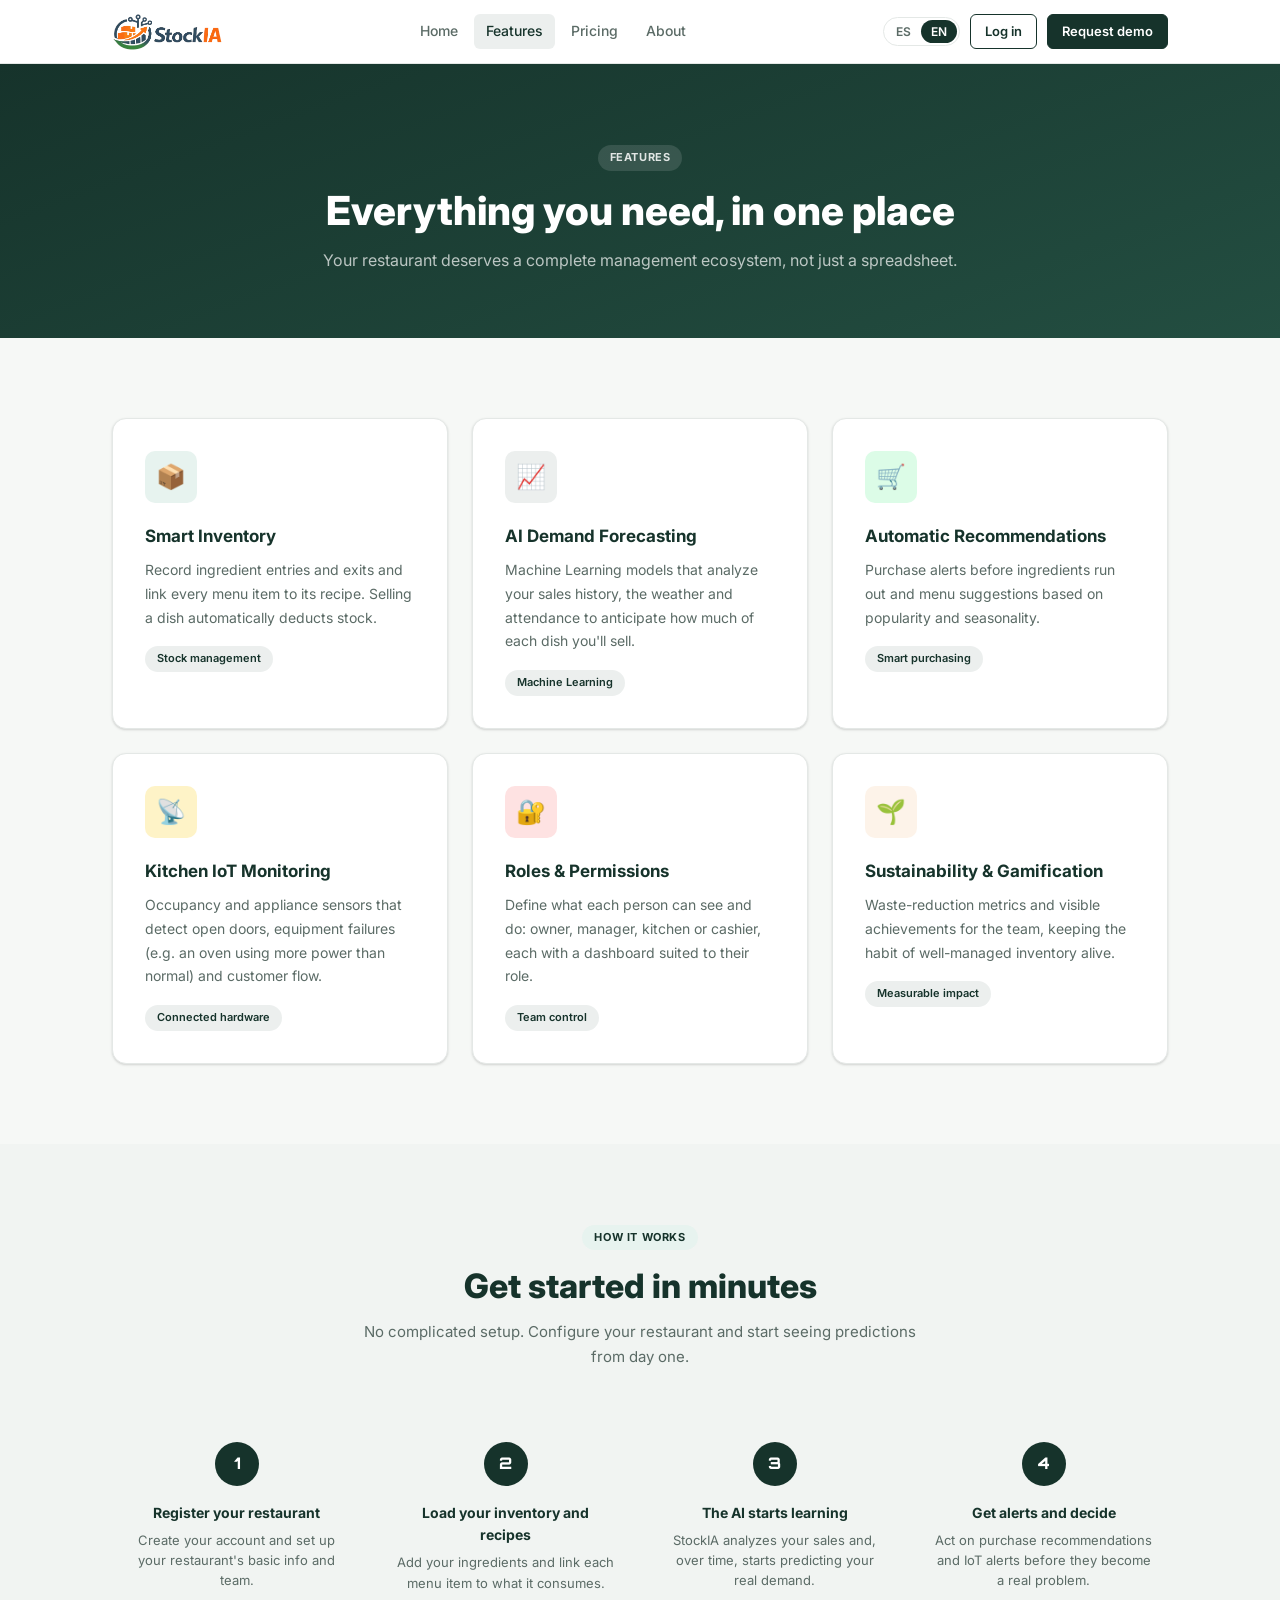
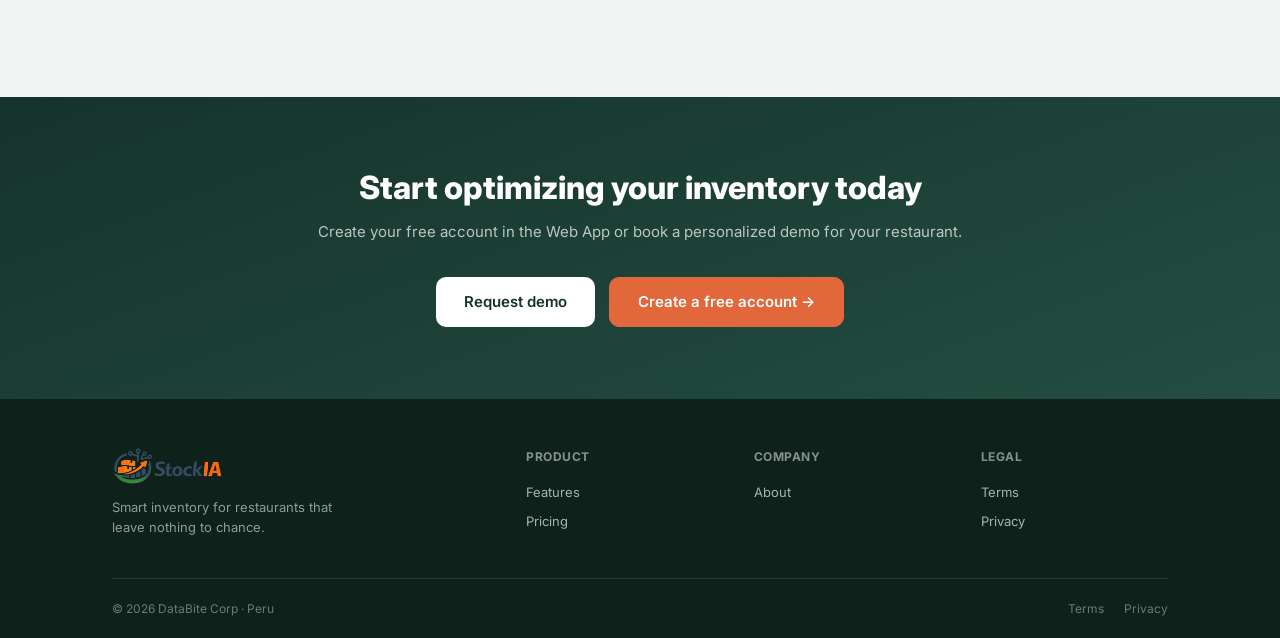
<file: features.html>
<!DOCTYPE html>
<html lang="es">
<head>
    <meta charset="UTF-8" />
    <meta name="viewport" content="width=device-width, initial-scale=1.0" />
    <title>Características — StockIA</title>
    <meta name="description" content="Descubre todas las funcionalidades de StockIA: inventario inteligente, predicción de demanda con IA, IoT, roles y más para tu restaurante." />
    <link rel="stylesheet" href="css/styles.css" />
    <link rel="icon" type="image/png" href="assets/img/logo.png" />
</head>
<body>

<!-- ══════════ NAVBAR ══════════ -->
<nav class="navbar">
    <div class="navbar-container">
        <a class="navbar-logo" href="index.html">
<img src="assets/img/logo.png" alt="" class="logo-img" />
        </a>
        <div class="navbar-links">
            <a href="index.html" data-i18n="nav.home">Inicio</a>
            <a href="features.html" class="active" data-i18n="nav.features">Características</a>
            <a href="pricing.html" data-i18n="nav.pricing">Precios</a>
            <a href="about.html" data-i18n="nav.about">Nosotros</a>
        </div>
        <div class="navbar-actions">
            <div class="lang-switcher">
                <button class="lang-btn active" data-lang="es">ES</button>
                <button class="lang-btn" data-lang="en">EN</button>
            </div>
<a href="https://webapp-stockia.vercel.app/auth/sign-in" class="btn btn-outline btn-sm" data-i18n="login.tag">Iniciar sesión</a>
<a href="about.html#contacto" class="btn btn-primary btn-sm navbar-demo" data-i18n="nav.demo">Solicitar demo</a>        </div>
    </div>
</nav>

<!-- ══════════ PAGE HERO ══════════ -->
<section class="features-page-hero">
    <div class="container">
        <span class="section-tag white" data-i18n="fp.tag">Características</span>
        <h1 class="section-title white" style="font-size:clamp(1.8rem,4vw,2.5rem);margin-bottom:.75rem;" data-i18n="fp.title">
            Todo lo que necesitas, en un solo lugar
        </h1>
        <p class="section-sub white" data-i18n="fp.sub">
            Tu restaurante merece un ecosistema completo de gestión, no solo una hoja de cálculo.
        </p>
    </div>
</section>

<!-- ══════════ FEATURES GRID ══════════ -->
<section style="background:var(--gray-50); padding:var(--section-y) 0;">
    <div class="container">
        <div class="features-full-grid">

            <div class="feat-full-card">
                <div class="feat-full-icon blue">📦</div>
                <div class="feat-full-name" data-i18n="fp.f1.name">Inventario Inteligente</div>
                <p class="feat-full-desc" data-i18n="fp.f1.desc">
                    Registra entradas y salidas de insumos y vincula cada plato del menú con su receta. Al vender un producto, el stock se descuenta automáticamente.
                </p>
                <span class="feat-full-tag" data-i18n="fp.f1.tag">Gestión de stock</span>
            </div>

            <div class="feat-full-card">
                <div class="feat-full-icon navy">📈</div>
                <div class="feat-full-name" data-i18n="fp.f2.name">Predicción de Demanda con IA</div>
                <p class="feat-full-desc" data-i18n="fp.f2.desc">
                    Modelos de Machine Learning que analizan tus ventas históricas, el clima y la asistencia para anticipar cuánto vas a vender de cada plato.
                </p>
                <span class="feat-full-tag" data-i18n="fp.f2.tag">Machine Learning</span>
            </div>

            <div class="feat-full-card">
                <div class="feat-full-icon green">🛒</div>
                <div class="feat-full-name" data-i18n="fp.f3.name">Recomendaciones Automáticas</div>
                <p class="feat-full-desc" data-i18n="fp.f3.desc">
                    Alertas de compra antes de que falten insumos y sugerencias de menú según popularidad y estacionalidad.
                </p>
                <span class="feat-full-tag" data-i18n="fp.f3.tag">Compras inteligentes</span>
            </div>

            <div class="feat-full-card">
                <div class="feat-full-icon yellow">📡</div>
                <div class="feat-full-name" data-i18n="fp.f4.name">Monitoreo IoT de Cocina</div>
                <p class="feat-full-desc" data-i18n="fp.f4.desc">
                    Sensores de ocupación y de electrodomésticos que detectan puertas abiertas, fallas de equipos (ej. un horno que consume más energía de lo normal) y flujo de clientes.
                </p>
                <span class="feat-full-tag" data-i18n="fp.f4.tag">Hardware conectado</span>
            </div>

            <div class="feat-full-card">
                <div class="feat-full-icon red">🔐</div>
                <div class="feat-full-name" data-i18n="fp.f5.name">Roles y Permisos</div>
                <p class="feat-full-desc" data-i18n="fp.f5.desc">
                    Define qué puede ver y hacer cada persona: dueño, administrador, cocina o caja, con un dashboard adaptado a cada rol.
                </p>
                <span class="feat-full-tag" data-i18n="fp.f5.tag">Control de equipo</span>
            </div>

            <div class="feat-full-card">
                <div class="feat-full-icon cream">🌱</div>
                <div class="feat-full-name" data-i18n="fp.f6.name">Sostenibilidad y Gamificación</div>
                <p class="feat-full-desc" data-i18n="fp.f6.desc">
                    Métricas de reducción de desperdicio y logros visibles para el equipo, para mantener el hábito de un inventario bien administrado.
                </p>
                <span class="feat-full-tag" data-i18n="fp.f6.tag">Impacto medible</span>
            </div>

        </div>
    </div>
</section>

<!-- ══════════ HOW IT WORKS ══════════ -->
<section class="how-section">
    <div class="container">
        <div class="section-header center">
            <span class="section-tag" data-i18n="how.tag">Cómo funciona</span>
            <h2 class="section-title" data-i18n="how.title">Empieza en minutos</h2>
            <p class="section-sub" data-i18n="how.sub">Sin instalaciones complicadas. Configura tu restaurante y comienza a ver predicciones desde el primer día.</p>
        </div>
        <div class="how-steps">
            <div class="how-step">
                <div class="how-step-num">1</div>
                <div class="how-step-title" data-i18n="how.s1.title">Registra tu restaurante</div>
                <div class="how-step-desc" data-i18n="how.s1.desc">Crea tu cuenta y configura los datos básicos de tu restaurante y tu equipo.</div>
            </div>
            <div class="how-step">
                <div class="how-step-num">2</div>
                <div class="how-step-title" data-i18n="how.s2.title">Carga tu inventario y recetas</div>
                <div class="how-step-desc" data-i18n="how.s2.desc">Agrega tus insumos y vincula cada plato del menú con los ingredientes que consume.</div>
            </div>
            <div class="how-step">
                <div class="how-step-num">3</div>
                <div class="how-step-title" data-i18n="how.s3.title">La IA empieza a aprender</div>
                <div class="how-step-desc" data-i18n="how.s3.desc">StockIA analiza tus ventas y, con el tiempo, empieza a predecir tu demanda real.</div>
            </div>
            <div class="how-step">
                <div class="how-step-num">4</div>
                <div class="how-step-title" data-i18n="how.s4.title">Recibe alertas y decide</div>
                <div class="how-step-desc" data-i18n="how.s4.desc">Actúa sobre las recomendaciones de compra y las alertas IoT antes de que se conviertan en un problema.</div>
            </div>
        </div>
    </div>
</section>

<!-- ══════════ CTA BANNER ══════════ -->
<section class="cta-banner">
    <div class="container">
        <h2 class="section-title" data-i18n="cta.title">Empieza a optimizar tu inventario hoy</h2>
        <p class="section-sub white" data-i18n="cta.sub">Agenda una demo personalizada para tu restaurante. Sin tarjeta de crédito ni compromiso.</p>
        <div class="cta-banner-btns">
            <a href="about.html#contacto" class="btn btn-lg" style="background:white;color:var(--primary);border-color:white;" data-i18n="cta.btn1">Solicitar demo</a>
            <a href="https://webapp-stockia.vercel.app/auth/sign-up" class="btn btn-accent btn-lg" data-i18n="cta.btn2">Crear cuenta gratis →</a>
        </div>
    </div>
</section>

<!-- ══════════ FOOTER ══════════ -->
<footer class="footer">
    <div class="container">
        <div class="footer-grid">
            <div class="footer-brand">
                <a class="navbar-logo" href="index.html">
<img src="assets/img/logo.png" alt="StockIA" class="logo-img" />
                </a>
                <p class="footer-tagline" data-i18n="ft.tagline">Inventario inteligente para restaurantes que no dejan nada al azar.</p>
            </div>
            <div>
                <div class="footer-col-title" data-i18n="ft.product">Producto</div>
                <div class="footer-links-list">
                    <a href="features.html" data-i18n="nav.features">Características</a>
                    <a href="pricing.html" data-i18n="nav.pricing">Precios</a>
                </div>
            </div>
            <div>
                <div class="footer-col-title" data-i18n="ft.company">Empresa</div>
                <div class="footer-links-list">
                    <a href="about.html" data-i18n="nav.about">Nosotros</a>
                </div>
            </div>
            <div>
                <div class="footer-col-title" data-i18n="ft.legal">Legal</div>
                <div class="footer-links-list">
                    <a href="#" data-i18n="ft.terms">Términos</a>
                    <a href="#" data-i18n="ft.privacy">Privacidad</a>
                </div>
            </div>
        </div>
        <div class="footer-bottom">
            <span class="footer-copy" data-i18n="ft.copy">© 2026 DataBite Corp · Perú</span>
            <div class="footer-legal">
                <a href="#" data-i18n="ft.terms">Términos</a>
                <a href="#" data-i18n="ft.privacy">Privacidad</a>
            </div>
        </div>
    </div>
</footer>

<script src="js/i18n.js"></script>
<script src="js/main.js"></script>
</body>
</html>
</file>
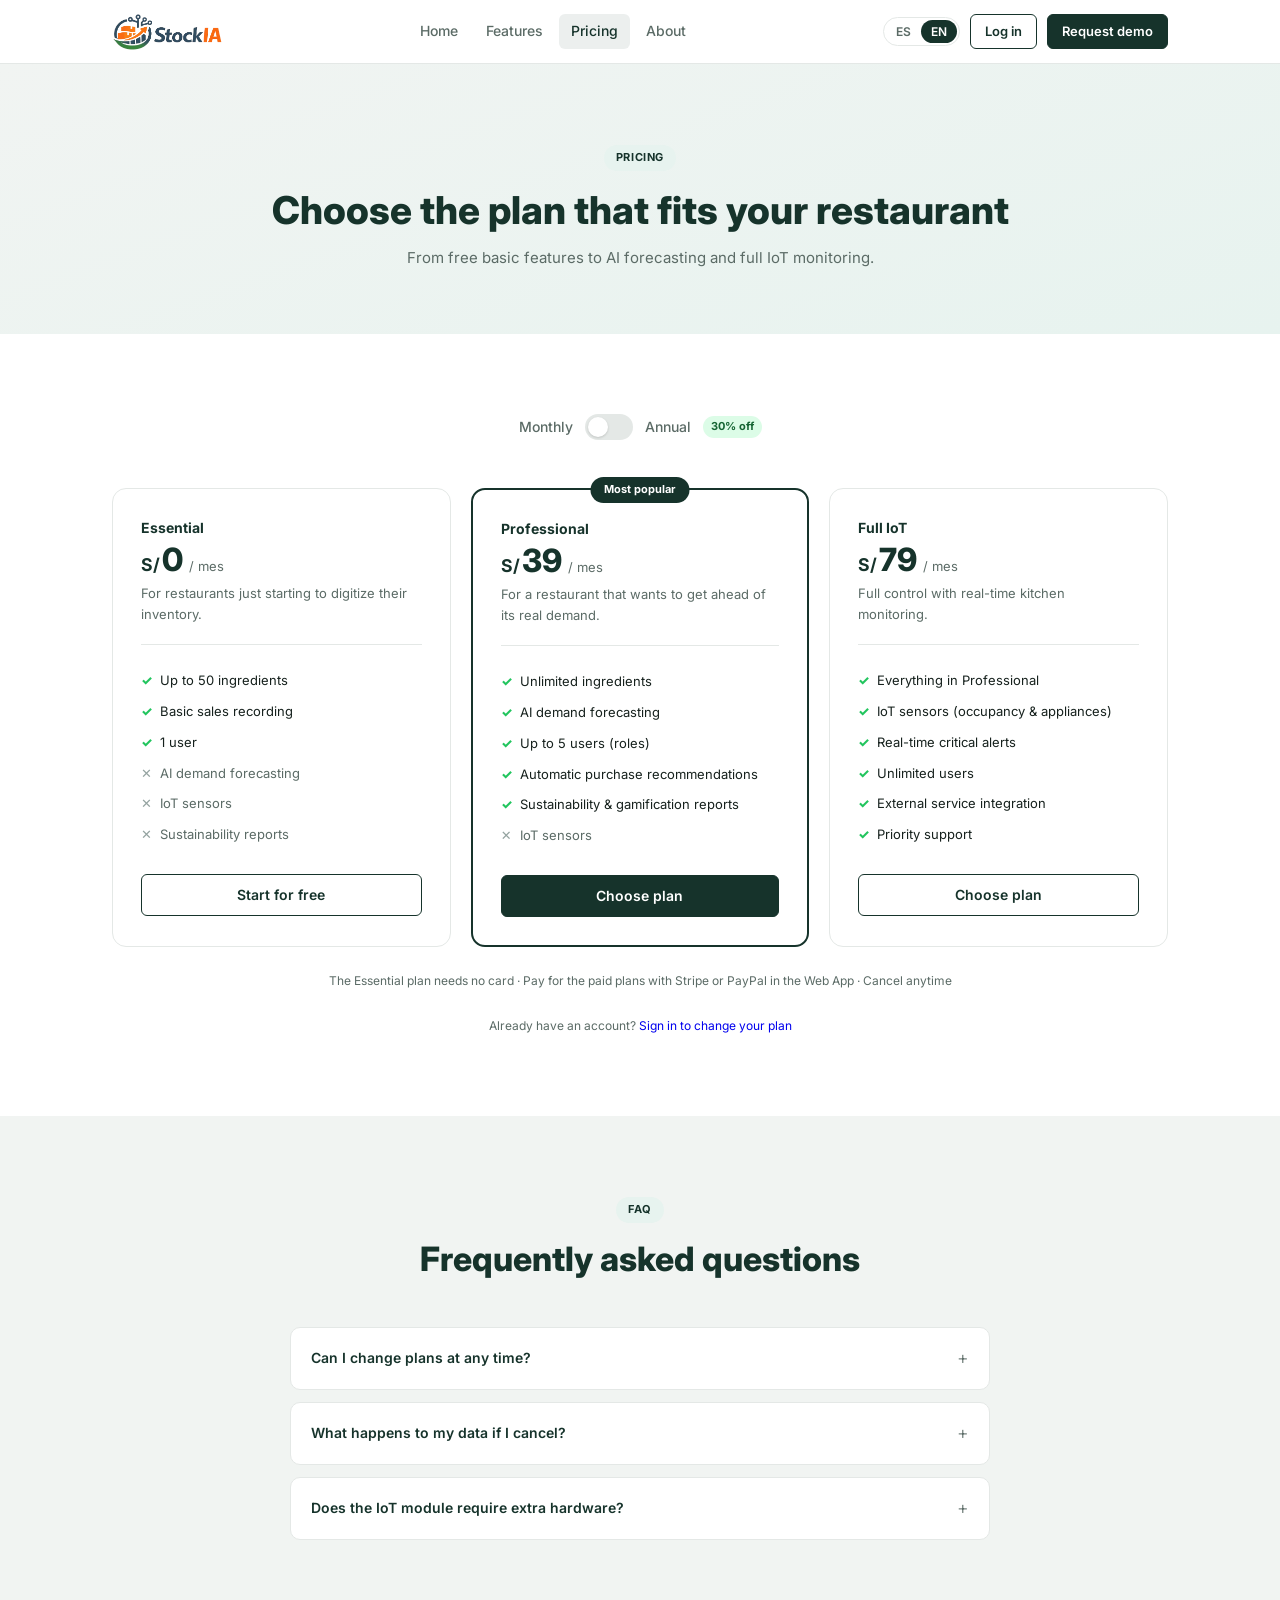
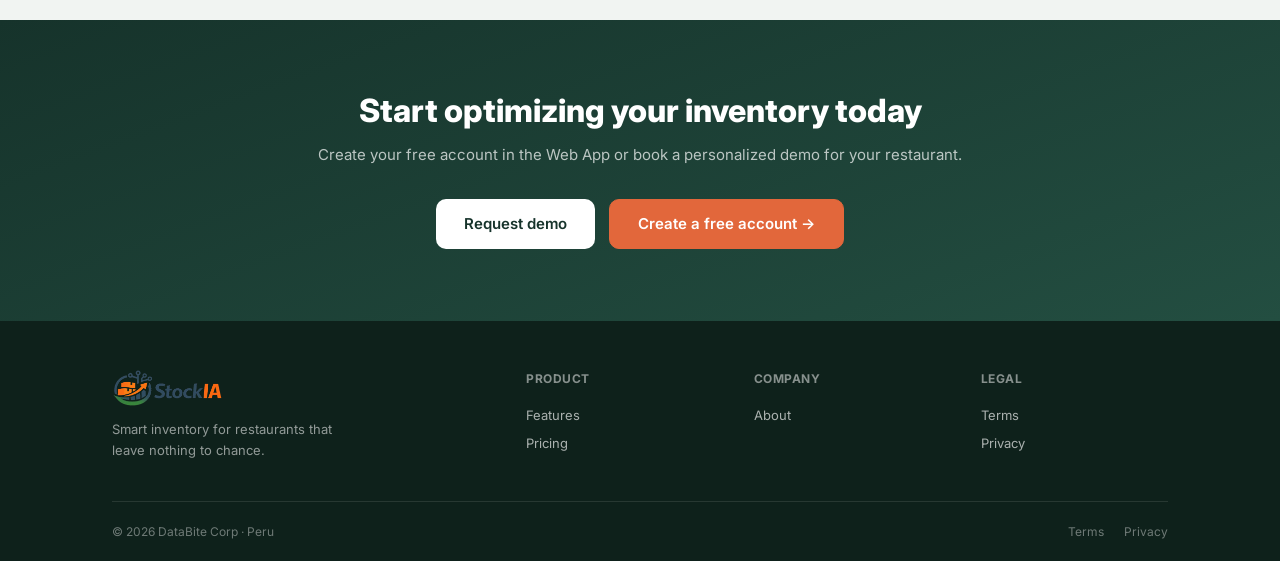
<file: pricing.html>
<!DOCTYPE html>
<html lang="es">
<head>
  <meta charset="UTF-8" />
  <meta name="viewport" content="width=device-width, initial-scale=1.0" />
  <title>Precios — StockIA</title>
  <meta name="description" content="Planes de StockIA para un restaurante. Desde funciones básicas hasta predicción con IA y monitoreo IoT completo." />
  <link rel="stylesheet" href="css/styles.css" />
  <link rel="icon" type="image/png" href="assets/img/logo.png" />
</head>
<body>

<!-- ══════════ NAVBAR ══════════ -->
<nav class="navbar">
  <div class="navbar-container">
    <a class="navbar-logo" href="index.html">
<img src="assets/img/logo.png" alt="StockIA" class="logo-img" />
    </a>
    <div class="navbar-links">
      <a href="index.html" data-i18n="nav.home">Inicio</a>
      <a href="features.html" data-i18n="nav.features">Características</a>
      <a href="pricing.html" class="active" data-i18n="nav.pricing">Precios</a>
      <a href="about.html" data-i18n="nav.about">Nosotros</a>
    </div>
    <div class="navbar-actions">
      <div class="lang-switcher">
        <button class="lang-btn active" data-lang="es">ES</button>
        <button class="lang-btn" data-lang="en">EN</button>
      </div>
<a href="https://webapp-stockia.vercel.app/auth/sign-in" class="btn btn-outline btn-sm" data-i18n="login.tag">Iniciar sesión</a>
<a href="about.html#contacto" class="btn btn-primary btn-sm navbar-demo" data-i18n="nav.demo">Solicitar demo</a>    </div>
  </div>
</nav>

<!-- ══════════ PAGE HERO ══════════ -->
<section class="pricing-page-hero">
  <div class="container">
    <span class="section-tag" data-i18n="pr.tag">Planes</span>
    <h1 class="section-title" style="font-size:clamp(1.8rem,4vw,2.4rem);margin-bottom:.75rem;" data-i18n="pr.title">
      Elige el plan que se adapta a tu restaurante
    </h1>
    <p class="section-sub" style="margin:0 auto;" data-i18n="pr.sub">
      Desde funciones básicas gratuitas hasta predicción con IA y monitoreo IoT completo.
    </p>
  </div>
</section>

 <!-- ══════════ PRICING CARDS ══════════ -->
<section class="pricing-section">
  <div class="container">

    <!-- Toggle mensual / anual -->
    <div class="pricing-toggle">
      <span class="toggle-label" data-i18n="pr.monthly">Mensual</span>
      <label class="toggle-switch">
        <input type="checkbox" id="billingToggle" />
        <span class="toggle-slider"></span>
      </label>
      <span class="toggle-label" data-i18n="pr.annual">Anual</span>
      <span class="toggle-badge" data-i18n="pr.discount">30% descuento</span>
    </div>

    <div class="price-grid">

      <!-- Plan 1: Esencial -->
      <div class="price-card">
        <div class="price-plan" data-i18n="pr.p1.name">Esencial</div>
        <div class="price-val-wrap">
          <span class="currency">S/</span>
          <span class="price-amount"><span id="price-p1">0</span></span>
          <span style="font-size:13px;color:var(--text-muted);margin-left:4px;"> / mes</span>
        </div>
        <div class="price-desc" data-i18n="pr.p1.desc">Para restaurantes que recién empiezan a digitalizar su inventario.</div>
        <ul class="price-features">
          <li data-i18n="pr.p1.f1">Hasta 50 insumos</li>
          <li data-i18n="pr.p1.f2">Registro de ventas básico</li>
          <li data-i18n="pr.p1.f3">1 usuario</li>
          <li class="no" data-i18n="pr.p1.f4">Predicción de demanda con IA</li>
          <li class="no" data-i18n="pr.p1.f5">Sensores IoT</li>
          <li class="no" data-i18n="pr.p1.f6">Reportes de sostenibilidad</li>
        </ul>
        <a href="https://webapp-stockia.vercel.app/auth/sign-up?plan=esencial" class="btn btn-outline btn-full" data-i18n="pr.p1.cta">Comenzar gratis</a>
      </div>

      <!-- Plan 2: Profesional -->
      <div class="price-card featured">
        <div class="price-popular" data-i18n="pr.p2.popular">Más popular</div>
        <div class="price-plan" data-i18n="pr.p2.name">Profesional</div>
        <div class="price-val-wrap">
          <span class="currency">S/</span>
          <span class="price-amount"><span id="price-p2">39</span></span>
          <span style="font-size:13px;color:var(--text-muted);margin-left:4px;"> / mes</span>
        </div>
        <div class="price-desc" data-i18n="pr.p2.desc">Para un restaurante que quiere anticiparse a su demanda real.</div>
        <ul class="price-features">
          <li data-i18n="pr.p2.f1">Insumos ilimitados</li>
          <li data-i18n="pr.p2.f2">Predicción de demanda con IA</li>
          <li data-i18n="pr.p2.f3">Hasta 5 usuarios (roles)</li>
          <li data-i18n="pr.p2.f4">Recomendaciones automáticas de compra</li>
          <li data-i18n="pr.p2.f5">Reportes de sostenibilidad y gamificación</li>
          <li class="no" data-i18n="pr.p2.f6">Sensores IoT</li>
        </ul>
        <a href="https://webapp-stockia.vercel.app/auth/sign-up?plan=profesional" class="btn btn-primary btn-full" data-i18n="pr.p2.cta">Elegir plan</a>
      </div>

      <!-- Plan 3: IoT Completo -->
      <div class="price-card">
        <div class="price-plan" data-i18n="pr.p3.name">IoT Completo</div>
        <div class="price-val-wrap">
          <span class="currency">S/</span>
          <span class="price-amount"><span id="price-p3">79</span></span>
          <span style="font-size:13px;color:var(--text-muted);margin-left:4px;"> / mes</span>
        </div>
        <div class="price-desc" data-i18n="pr.p3.desc">Control total con monitoreo de cocina en tiempo real.</div>
        <ul class="price-features">
          <li data-i18n="pr.p3.f1">Todo lo de Profesional</li>
          <li data-i18n="pr.p3.f2">Sensores IoT (ocupación y electrodomésticos)</li>
          <li data-i18n="pr.p3.f3">Alertas críticas en tiempo real</li>
          <li data-i18n="pr.p3.f4">Usuarios ilimitados</li>
          <li data-i18n="pr.p3.f5">Integración con servicio externo</li>
          <li data-i18n="pr.p3.f6">Soporte prioritario</li>
        </ul>
        <a href="https://webapp-stockia.vercel.app/auth/sign-up?plan=iot-completo" class="btn btn-outline btn-full" data-i18n="pr.p3.cta">Elegir plan</a>
      </div>
    </div>

<p class="price-note" data-i18n="pr.note">El plan Esencial no pide tarjeta · Paga los planes de pago con Stripe o PayPal desde la Web App · Cancela cuando quieras</p>
<p class="price-note"><span data-i18n="pr.login.q">¿Ya tienes una cuenta?</span> <a href="https://webapp-stockia.vercel.app/auth/sign-in?redirect=/app/settings/plans" data-i18n="pr.login.link">Inicia sesión para cambiar de plan</a></p>
</div>
</section>

<!-- ══════════ FAQ ══════════ -->
<section class="pricing-faq">
  <div class="container">
    <div class="section-header center">
      <span class="section-tag" data-i18n="pr.faq.tag">FAQ</span>
      <h2 class="section-title" data-i18n="pr.faq.title">Preguntas frecuentes</h2>
    </div>
    <div class="faq-list">
      <div class="faq-item">
        <div class="faq-q" data-i18n="pr.faq.q1">¿Puedo cambiar de plan en cualquier momento?</div>
        <div class="faq-a" data-i18n="pr.faq.a1">Sí. Podrás actualizar o degradar tu plan cuando lo necesites desde la configuración de tu cuenta.</div>
      </div>
      <div class="faq-item">
        <div class="faq-q" data-i18n="pr.faq.q2">¿Qué pasa con mis datos si cancelo?</div>
        <div class="faq-a" data-i18n="pr.faq.a2">Tus datos se conservarán por un periodo definido tras la cancelación y podrás exportar tu historial en cualquier momento.</div>
      </div>
      <div class="faq-item">
        <div class="faq-q" data-i18n="pr.faq.q3">¿El módulo IoT requiere hardware adicional?</div>
        <div class="faq-a" data-i18n="pr.faq.a3">Sí, requiere sensores compatibles (ocupación y electrodomésticos). El equipo de StockIA ayuda con la instalación inicial.</div>
      </div>
    </div>
  </div>
</section>

<!-- ══════════ CTA BANNER ══════════ -->
<section class="cta-banner">
  <div class="container">
    <h2 class="section-title" data-i18n="cta.title">Empieza a optimizar tu inventario hoy</h2>
    <p class="section-sub white" data-i18n="cta.sub">Agenda una demo personalizada para tu restaurante. Sin tarjeta de crédito ni compromiso.</p>
    <div class="cta-banner-btns">
      <a href="about.html#contacto" class="btn btn-lg" style="background:white;color:var(--primary);border-color:white;" data-i18n="cta.btn1">Solicitar demo</a>
      <a href="https://webapp-stockia.vercel.app/auth/sign-up" class="btn btn-accent btn-lg" data-i18n="cta.btn2">Crear cuenta gratis →</a>
    </div>
  </div>
</section>

<!-- ══════════ FOOTER ══════════ -->
<footer class="footer">
  <div class="container">
    <div class="footer-grid">
      <div class="footer-brand">
        <a class="navbar-logo" href="index.html">
<img src="assets/img/logo.png" alt="StockIA" class="logo-img" />
        </a>
        <p class="footer-tagline" data-i18n="ft.tagline">Inventario inteligente para restaurantes que no dejan nada al azar.</p>
      </div>
      <div>
        <div class="footer-col-title" data-i18n="ft.product">Producto</div>
        <div class="footer-links-list">
          <a href="features.html" data-i18n="nav.features">Características</a>
          <a href="pricing.html" data-i18n="nav.pricing">Precios</a>
        </div>
      </div>
      <div>
        <div class="footer-col-title" data-i18n="ft.company">Empresa</div>
        <div class="footer-links-list">
          <a href="about.html" data-i18n="nav.about">Nosotros</a>
        </div>
      </div>
      <div>
        <div class="footer-col-title" data-i18n="ft.legal">Legal</div>
        <div class="footer-links-list">
          <a href="#" data-i18n="ft.terms">Términos</a>
          <a href="#" data-i18n="ft.privacy">Privacidad</a>
        </div>
      </div>
    </div>
    <div class="footer-bottom">
      <span class="footer-copy" data-i18n="ft.copy">© 2026 DataBite Corp · Perú</span>
      <div class="footer-legal">
        <a href="#" data-i18n="ft.terms">Términos</a>
        <a href="#" data-i18n="ft.privacy">Privacidad</a>
      </div>
    </div>
  </div>
</footer>

<script src="js/i18n.js"></script>
<script src="js/main.js"></script>
</body>
</html>
</file>
<file: css/styles.css>
/* ============================================================
   STOCKIA WEBSITE — STYLESHEET
   Startup: DataBite Corp · Perú · 2026
   ============================================================ */

/* 1. FONTS -------------------------------------------------- */
@import url('https://fonts.googleapis.com/css2?family=Orbitron:wght@400;600;700;800;900&family=Inter:wght@300;400;500;600;700;800&display=swap');

/* 2. RESET -------------------------------------------------- */
*, *::before, *::after { box-sizing: border-box; margin: 0; padding: 0; }
html { scroll-behavior: smooth; }
img, svg { display: block; max-width: 100%; }
a { text-decoration: none; }
button { font-family: inherit; cursor: pointer; }
ul { list-style: none; }

/* 3. CSS VARIABLES — STOCKIA PALETTE ----------------------- */
:root {
  /* Primary — Verde bosque profundo (tecnología + sostenibilidad) */
  --primary:        #16332B;
  --primary-dark:   #0E211B;
  --primary-hover:  #1F4438;
  --primary-alpha:  rgba(22, 51, 43, 0.08);
  --primary-alpha2: rgba(22, 51, 43, 0.15);

  /* Accent — Terracota cálido (gastronomía, apetito, CTA) */
  --accent:         #E2673B;
  --accent-dark:    #C6522A;
  --accent-alpha:   rgba(226, 103, 59, 0.12);

  /* Secondary — Gris verdoso neutro */
  --gray:          #5B6B66;
  --gray-light:    #94A3A0;
  --gray-border:   #E4E8E6;
  --gray-100:      #F1F4F2;
  --gray-50:       #F6F8F6;
  --off-white:     #FAFAF8;

  /* Semantic colors (alertas de inventario / IoT) */
  --danger:        #EF4444;
  --danger-light:  #FEE2E2;
  --warning:       #FACC15;
  --warning-light: #FEF3C7;
  --success:       #22C55E;
  --success-light: #DCFCE7;

  /* Background accents (nombres heredados de Qullqa: bg-blue/bg-cream) */
  --bg-blue:   #E7F3EF; /* ahora un teal claro */
  --bg-cream:  #FDF3E9; /* crema cálido */

  /* Text */
  --text:      #16211D;
  --text-muted:#5B6B66;
  --white:     #FFFFFF;

  /* Shadows */
  --shadow-sm: 0 1px 2px rgba(0,0,0,.06), 0 1px 3px rgba(0,0,0,.1);
  --shadow:    0 2px 8px rgba(22,51,43,.08), 0 1px 3px rgba(22,51,43,.05);
  --shadow-md: 0 4px 16px rgba(22,51,43,.1), 0 2px 6px rgba(22,51,43,.06);
  --shadow-lg: 0 10px 30px rgba(22,51,43,.12), 0 4px 10px rgba(22,51,43,.07);

  /* Radii */
  --r-xs: 4px;
  --r-sm: 6px;
  --r:    10px;
  --r-md: 14px;
  --r-lg: 20px;
  --r-xl: 28px;
  --r-full: 9999px;

  /* Spacing */
  --section-y: 5rem;
  --container: 1120px;
  --navbar-h: 64px;
}

/* 4. BASE / TYPOGRAPHY ------------------------------------- */
body {
  font-family: 'Inter', 'Segoe UI', system-ui, sans-serif;
  font-size: 15px;
  color: var(--text);
  background: var(--white);
  line-height: 1.6;
  -webkit-font-smoothing: antialiased;
}

.brand-font {
  font-family: 'Orbitron', 'Segoe UI Emoji', sans-serif;
  letter-spacing: 0.5px;
}

h1, h2, h3, h4 { line-height: 1.2; font-weight: 700; color: var(--primary); }
p { color: var(--text-muted); line-height: 1.7; }

/* 5. LAYOUT ------------------------------------------------ */
.container {
  max-width: var(--container);
  margin: 0 auto;
  padding: 0 2rem;
}
section { padding: var(--section-y) 0; }

/* 6. NAVBAR ------------------------------------------------ */
.navbar {
  position: sticky;
  top: 0;
  z-index: 200;
  background: rgba(255,255,255,0.95);
  backdrop-filter: blur(10px);
  border-bottom: 1px solid var(--gray-border);
  height: var(--navbar-h);
}
.navbar-container {
  max-width: var(--container);
  margin: 0 auto;
  padding: 0 2rem;
  height: 100%;
  display: flex;
  align-items: center;
  justify-content: space-between;
  gap: 2rem;
}
.navbar-logo {
  display: flex;
  align-items: center;
  gap: 10px;
  flex-shrink: 0;
}
/* Placeholder de logo: reemplazar este bloque por <img src="assets/img/logo.png">
   en todas las páginas cuando el equipo tenga el logo definitivo de StockIA. */
.logo-icon {
  width: 38px; height: 38px;
  background: var(--primary);
  border-radius: var(--r-sm);
  display: flex;
  align-items: center;
  justify-content: center;
  flex-shrink: 0;
}
.logo-icon span {
  font-family: 'Orbitron', sans-serif;
  color: var(--white);
  font-weight: 800;
  font-size: 17px;
}

.logo-img 
{ height: 38px; width: auto; display: block; }

.logo-name {
  font-family: 'Orbitron', sans-serif;
  font-size: 16px;
  font-weight: 700;
  color: var(--primary);
  letter-spacing: 1px;
}
.navbar-links {
  display: flex;
  gap: 0.25rem;
  align-items: center;
}
.navbar-links a {
  font-size: 14px;
  font-weight: 500;
  color: var(--text-muted);
  padding: 6px 12px;
  border-radius: var(--r-sm);
  transition: color .15s, background .15s;
}
.navbar-links a:hover,
.navbar-links a.active { color: var(--primary); background: var(--primary-alpha); }
.navbar-actions {
  display: flex;
  align-items: center;
  gap: 10px;
  flex-shrink: 0;
}

/* 7. BUTTONS ----------------------------------------------- */
.btn {
  display: inline-flex;
  align-items: center;
  justify-content: center;
  gap: 7px;
  font-size: 14px;
  font-weight: 600;
  border-radius: var(--r-sm);
  border: none;
  padding: 9px 20px;
  transition: all .18s;
  cursor: pointer;
  white-space: nowrap;
}
.btn-primary {
  background: var(--primary);
  color: var(--white);
  border: 1.5px solid var(--primary);
}
.btn-primary:hover { background: var(--primary-hover); border-color: var(--primary-hover); transform: translateY(-1px); box-shadow: var(--shadow-md); }
.btn-accent {
  background: var(--accent);
  color: var(--white);
  border: 1.5px solid var(--accent);
}
.btn-accent:hover { background: var(--accent-dark); border-color: var(--accent-dark); transform: translateY(-1px); box-shadow: var(--shadow-md); }
.btn-outline {
  background: transparent;
  color: var(--primary);
  border: 1.5px solid var(--primary);
}
.btn-outline:hover { background: var(--primary-alpha); transform: translateY(-1px); }
.btn-ghost {
  background: transparent;
  color: var(--text-muted);
  border: 1px solid var(--gray-border);
}
.btn-ghost:hover { color: var(--primary); border-color: var(--primary); }
.btn-light {
  background: rgba(255,255,255,.12);
  color: var(--white);
  border: 1px solid rgba(255,255,255,.25);
}
.btn-light:hover { background: rgba(255,255,255,.22); }
.btn-lg { padding: 12px 28px; font-size: 15px; border-radius: var(--r); }
.btn-sm { padding: 6px 14px; font-size: 13px; }
.btn-full { width: 100%; }

/* 8. BADGES & TAGS ----------------------------------------- */
.section-tag {
  display: inline-block;
  background: var(--bg-blue);
  color: var(--primary);
  font-size: 11px;
  font-weight: 700;
  padding: 4px 12px;
  border-radius: var(--r-full);
  text-transform: uppercase;
  letter-spacing: 0.6px;
  margin-bottom: 1rem;
}
.section-tag.accent  { background: var(--accent-alpha); color: var(--accent-dark); }
.section-tag.warning { background: var(--warning-light); color: #92400e; }
.section-tag.success { background: var(--success-light); color: #166534; }
.section-tag.white   { background: rgba(255,255,255,.12); color: rgba(255,255,255,.85); }

.pill {
  display: inline-flex;
  align-items: center;
  gap: 7px;
  background: var(--white);
  border: 1px solid var(--gray-border);
  color: var(--text-muted);
  font-size: 12px;
  font-weight: 500;
  padding: 5px 14px;
  border-radius: var(--r-full);
  margin-bottom: 1.25rem;
}
.pill-dot {
  width: 7px; height: 7px;
  border-radius: 50%;
  background: var(--success);
  flex-shrink: 0;
}

/* 9. SECTION HEADERS --------------------------------------- */
.section-header { margin-bottom: 3rem; }
.section-header.center { text-align: center; }
.section-header.center .section-sub { margin-inline: auto; }
.section-title {
  font-size: clamp(1.6rem, 3vw, 2.1rem);
  font-weight: 800;
  color: var(--primary);
  line-height: 1.2;
  margin-bottom: 0.75rem;
}
.section-title em { font-style: normal; color: var(--accent); }
.section-title.white { color: var(--white); }
.section-sub {
  font-size: 15px;
  color: var(--text-muted);
  line-height: 1.7;
  max-width: 560px;
}
.section-sub.white { color: rgba(255,255,255,.7); max-width: 100%; }

/* 10. HERO SECTION ----------------------------------------- */
.hero {
  padding: 5rem 0 4rem;
  background: linear-gradient(135deg, #F6F8F6 0%, #EAF3EE 60%, var(--bg-blue) 100%);
  overflow: hidden;
}
.hero-grid {
  display: grid;
  grid-template-columns: 1fr 1fr;
  gap: 4rem;
  align-items: center;
}
.hero-copy { max-width: 520px; }
.hero-title {
  font-size: clamp(2rem, 4vw, 2.8rem);
  font-weight: 800;
  color: var(--primary);
  line-height: 1.15;
  margin-bottom: 1.25rem;
}
.hero-title .highlight { color: var(--accent); }
.hero-desc {
  font-size: 16px;
  color: var(--text-muted);
  line-height: 1.75;
  margin-bottom: 2rem;
  max-width: 460px;
}
.hero-btns {
  display: flex;
  gap: 12px;
  flex-wrap: wrap;
  margin-bottom: 2.5rem;
}
.hero-stats {
  display: flex;
  gap: 2rem;
  flex-wrap: wrap;
  padding-top: 1.5rem;
  border-top: 1px solid var(--gray-border);
}
.stat-val {
  font-size: 1.6rem;
  font-weight: 800;
  color: var(--primary);
  line-height: 1;
  margin-bottom: 3px;
}
.stat-lbl { font-size: 12px; color: var(--text-muted); }

/* 10a. DASHBOARD MOCKUP (Hero visual) */
.hero-visual {
  background: var(--white);
  border-radius: var(--r-md);
  border: 1px solid var(--gray-border);
  box-shadow: var(--shadow-lg);
  overflow: hidden;
}
.hv-topbar {
  background: var(--primary);
  padding: 10px 16px;
  display: flex;
  align-items: center;
  gap: 8px;
}
.hv-dot { width: 9px; height: 9px; border-radius: 50%; }
.hv-title { font-size: 11px; color: rgba(255,255,255,.65); margin-left: 6px; font-weight: 500; }
.hv-body { padding: 16px; }
.hv-label { font-size: 11px; font-weight: 700; color: var(--primary); margin-bottom: 10px; }
.hv-cards { display: grid; grid-template-columns: repeat(4, 1fr); gap: 8px; margin-bottom: 14px; }
.hv-card {
  background: var(--gray-50);
  border-radius: var(--r-sm);
  padding: 10px;
  border: 1px solid var(--gray-border);
}
.hv-card-lbl { font-size: 9px; color: var(--text-muted); margin-bottom: 5px; font-weight: 500; }
.hv-card-val { font-size: 17px; font-weight: 800; color: var(--primary); }
.hv-card-val.warn   { color: #D97706; }
.hv-card-val.danger { color: var(--danger); }
.hv-card-val.green  { color: var(--success); }
.hv-chart-lbl { font-size: 9px; color: var(--text-muted); margin-bottom: 8px; font-weight: 500; }
.hv-bars { display: flex; align-items: flex-end; gap: 5px; height: 52px; }
.hv-bar {
  flex: 1;
  background: var(--primary);
  border-radius: 3px 3px 0 0;
  opacity: 0.75;
  transition: opacity .2s;
}
.hv-bar:hover { opacity: 1; }
.hv-days { display: flex; justify-content: space-between; font-size: 8.5px; color: var(--text-muted); margin-top: 4px; }
.hv-alert {
  margin-top: 12px;
  background: var(--danger-light);
  border: 1px solid #FECACA;
  border-radius: var(--r-sm);
  padding: 8px 10px;
  display: flex;
  align-items: center;
  gap: 8px;
}
.hv-alert-text { font-size: 10px; color: #991B1B; font-weight: 500; }
.hv-alert-badge {
  margin-left: auto;
  background: var(--danger);
  color: white;
  font-size: 9px;
  font-weight: 700;
  padding: 2px 7px;
  border-radius: var(--r-full);
}
.hv-alert-warn {
  margin-top: 6px;
  background: var(--warning-light);
  border: 1px solid #FDE68A;
  border-radius: var(--r-sm);
  padding: 8px 10px;
  display: flex;
  align-items: center;
  gap: 8px;
}
.hv-alert-warn .hv-alert-text { color: #92400E; }
.hv-alert-warn .hv-alert-badge { background: #D97706; }

/* 11. STATS BAR -------------------------------------------- */
.stats-bar {
  background: var(--primary);
  padding: 1.5rem 0;
}
.stats-bar-inner {
  display: flex;
  justify-content: space-around;
  align-items: center;
  flex-wrap: wrap;
  gap: 2rem;
}
.stats-bar-item { text-align: center; }
.stats-bar-val {
  font-size: 1.8rem;
  font-weight: 800;
  color: var(--white);
  line-height: 1;
  margin-bottom: 4px;
}
.stats-bar-lbl { font-size: 12px; color: rgba(255,255,255,.6); }
.stats-bar-note { text-align:center; font-size: 11px; color: var(--text-muted); padding: 10px 0; background: var(--gray-50); }

/* 12. SEGMENTS SECTION ------------------------------------- */
.segments { background: var(--bg-blue); padding: 3rem 0; }
.segments-label { font-size: 14px; font-weight: 700; color: var(--primary); text-align: center; margin-bottom: 1.25rem; }
.segments-grid { display: grid; grid-template-columns: 1fr 1fr; gap: 16px; }
.seg-card {
  background: var(--white);
  border: 1px solid var(--gray-border);
  border-radius: var(--r);
  padding: 1.25rem 1.5rem;
  display: flex;
  gap: 1rem;
  align-items: flex-start;
  box-shadow: var(--shadow-sm);
  transition: box-shadow .2s, transform .2s;
}
.seg-card:hover { box-shadow: var(--shadow-md); transform: translateY(-2px); }
.seg-icon { font-size: 2rem; flex-shrink: 0; }
.seg-name { font-size: 15px; font-weight: 700; color: var(--primary); margin-bottom: 5px; }
.seg-desc { font-size: 13px; color: var(--text-muted); line-height: 1.55; }

/* 13. FEATURES SECTION ------------------------------------- */
.features-section { background: var(--white); }
.features-grid { display: grid; grid-template-columns: repeat(3, 1fr); gap: 20px; }
.feat-card {
  background: var(--gray-50);
  border: 1px solid var(--gray-border);
  border-radius: var(--r);
  padding: 1.5rem;
  transition: box-shadow .2s, transform .2s;
}
.feat-card:hover { box-shadow: var(--shadow-md); transform: translateY(-2px); }
.feat-icon-wrap {
  width: 44px; height: 44px;
  border-radius: var(--r-sm);
  display: flex;
  align-items: center;
  justify-content: center;
  font-size: 20px;
  margin-bottom: 1rem;
}
.feat-icon-wrap.blue   { background: var(--bg-blue); }
.feat-icon-wrap.green  { background: var(--success-light); }
.feat-icon-wrap.yellow { background: var(--warning-light); }
.feat-icon-wrap.red    { background: var(--danger-light); }
.feat-icon-wrap.navy   { background: var(--primary-alpha); }
.feat-icon-wrap.cream  { background: var(--bg-cream); }
.feat-name { font-size: 15px; font-weight: 700; color: var(--primary); margin-bottom: 6px; }
.feat-desc { font-size: 13px; color: var(--text-muted); line-height: 1.6; }
.feat-tag {
  display: inline-block;
  margin-top: 12px;
  background: var(--primary-alpha);
  color: var(--primary);
  font-size: 11px;
  font-weight: 600;
  padding: 3px 10px;
  border-radius: var(--r-full);
}

/* 14. INTEGRATIONS SECTION ---------------------------------- */
.integrations-section { background: var(--gray-100); }
.integrations-grid { display: grid; grid-template-columns: repeat(4, 1fr); gap: 16px; }
.integration-card {
  background: var(--white);
  border: 1px dashed var(--gray-light);
  border-radius: var(--r);
  padding: 1.25rem;
  text-align: center;
  transition: box-shadow .2s, transform .2s, border-color .2s;
}
.integration-card:hover { box-shadow: var(--shadow-md); transform: translateY(-2px); border-color: var(--primary); }
.integration-logo {
  width: 44px; height: 44px;
  border-radius: var(--r-sm);
  background: var(--primary-alpha);
  color: var(--primary);
  display: flex;
  align-items: center;
  justify-content: center;
  font-size: 20px;
  margin: 0 auto 0.75rem;
}
.integration-name { font-size: 13px; font-weight: 700; color: var(--primary); margin-bottom: 3px; }
.integration-desc { font-size: 11.5px; color: var(--text-muted); line-height: 1.5; }
.integration-status {
  display: inline-block;
  margin-top: 8px;
  font-size: 10px;
  font-weight: 700;
  text-transform: uppercase;
  letter-spacing: .3px;
  padding: 2px 8px;
  border-radius: var(--r-full);
  background: var(--warning-light);
  color: #92400E;
}

/* 15. PORTFOLIO / SCREENSHOTS ----------------------------- */
.portfolio-section { background: var(--gray-100); }
.port-tabs {
  display: flex;
  gap: 8px;
  margin-bottom: 2rem;
  flex-wrap: wrap;
}
.port-tab {
  padding: 7px 16px;
  border-radius: var(--r-full);
  font-size: 13px;
  font-weight: 500;
  border: 1px solid var(--gray-border);
  background: var(--white);
  color: var(--text-muted);
  cursor: pointer;
  transition: all .15s;
}
.port-tab.active, .port-tab:hover { background: var(--primary); color: var(--white); border-color: var(--primary); }
.port-grid { display: grid; grid-template-columns: repeat(2, 1fr); gap: 20px; }
.port-item {
  background: var(--white);
  border: 1px solid var(--gray-border);
  border-radius: var(--r);
  overflow: hidden;
  box-shadow: var(--shadow-sm);
  transition: box-shadow .2s;
}
.port-item:hover { box-shadow: var(--shadow-md); }
.port-screen { background: var(--gray-50); padding: 12px; border-bottom: 1px solid var(--gray-border); }
.port-mini-bar {
  display: flex; align-items: center; gap: 5px;
  background: var(--primary); border-radius: var(--r-xs) var(--r-xs) 0 0;
  padding: 7px 10px;
}
.port-mini-dot { width: 6px; height: 6px; border-radius: 50%; background: rgba(255,255,255,.35); }
.port-mini-body {
  background: var(--white);
  border: 1px solid var(--gray-border);
  border-top: none;
  border-radius: 0 0 var(--r-xs) var(--r-xs);
  padding: 10px;
  min-height: 72px;
}
.port-mini-title { font-size: 9px; font-weight: 700; color: var(--primary); margin-bottom: 7px; }
.port-mini-row { display: flex; gap: 5px; margin-bottom: 5px; }
.port-mini-cell { flex: 1; height: 8px; background: var(--gray-100); border-radius: var(--r-xs); }
.port-mini-cell.filled { background: #BFE0D3; }
.port-mini-cell.green  { background: #86EFB8; }
.port-mini-cell.warn   { background: #FDE68A; }
.port-mini-cell.red    { background: #FECACA; }
.port-info { padding: 14px; }
.port-info-name { font-size: 14px; font-weight: 700; color: var(--primary); margin-bottom: 3px; }
.port-info-desc { font-size: 12px; color: var(--text-muted); }

/* 16. DIFERENCIADORES --------------------------------------- */
.diff-section { background: var(--primary); }
.diff-grid { display: grid; grid-template-columns: repeat(3, 1fr); gap: 20px; }
.diff-card {
  background: rgba(255,255,255,.06);
  border: 1px solid rgba(255,255,255,.15);
  border-radius: var(--r);
  padding: 1.5rem;
}
.diff-icon { font-size: 1.75rem; margin-bottom: 0.75rem; }
.diff-title { font-size: 15px; font-weight: 700; color: var(--white); margin-bottom: 0.5rem; }
.diff-text { font-size: 13px; color: rgba(255,255,255,.65); line-height: 1.65; }

/* 17. VIDEO / PLACEHOLDER SECTION --------------------------- */
.video-section { padding: 5rem 0; background: var(--white); }
.video-wrapper {
  position: relative;
  padding-bottom: 56.25%; /* 16:9 */
  height: 0;
  overflow: hidden;
  border-radius: 14px;
  box-shadow: 0 8px 32px rgba(22,51,43,.12);
  margin-top: 2.5rem;
}
.video-wrapper iframe {
  position: absolute;
  top: 0; left: 0;
  width: 100%; height: 100%;
  border: none;
}
.video-placeholder {
  position: relative;
  margin-top: 2.5rem;
  border-radius: 14px;
  border: 2px dashed var(--gray-light);
  background: var(--gray-50);
  padding: 3.5rem 2rem;
  text-align: center;
}
.video-placeholder-icon {
  width: 64px; height: 64px;
  border-radius: 50%;
  background: var(--primary-alpha);
  color: var(--primary);
  display: flex;
  align-items: center;
  justify-content: center;
  font-size: 26px;
  margin: 0 auto 1rem;
}
.video-placeholder-title { font-size: 15px; font-weight: 700; color: var(--primary); margin-bottom: 6px; }
.video-placeholder-text { font-size: 13px; color: var(--text-muted); max-width: 420px; margin: 0 auto; }

/* 18. CTA BANNER ------------------------------------------- */
.cta-banner {
  background: linear-gradient(160deg, var(--primary) 0%, #234E41 100%);
  padding: 4.5rem 0;
  text-align: center;
}
.cta-banner .section-title { color: var(--white); font-size: 2rem; }
.cta-banner .section-sub { color: rgba(255,255,255,.7); margin: 0 auto 2rem; }
.cta-banner-btns { display: flex; justify-content: center; gap: 14px; flex-wrap: wrap; }

/* 19. PRICING SECTION --------------------------------------- */
.pricing-section { background: var(--white); }
.pricing-toggle {
  display: flex;
  align-items: center;
  justify-content: center;
  gap: 12px;
  margin-bottom: 3rem;
}
.toggle-label { font-size: 14px; color: var(--text-muted); font-weight: 500; }
.toggle-switch {
  position: relative; width: 48px; height: 26px; cursor: pointer;
}
.toggle-switch input { opacity: 0; width: 0; height: 0; }
.toggle-slider {
  position: absolute; inset: 0;
  background: var(--gray-border);
  border-radius: var(--r-full);
  transition: .3s;
}
.toggle-slider::before {
  content: '';
  position: absolute;
  left: 3px; top: 3px;
  width: 20px; height: 20px;
  background: var(--white);
  border-radius: 50%;
  transition: .3s;
  box-shadow: var(--shadow-sm);
}
.toggle-switch input:checked + .toggle-slider { background: var(--primary); }
.toggle-switch input:checked + .toggle-slider::before { transform: translateX(22px); }
.toggle-badge {
  background: var(--success-light);
  color: #166534;
  font-size: 11px;
  font-weight: 700;
  padding: 2px 8px;
  border-radius: var(--r-full);
}
.price-grid { display: grid; grid-template-columns: repeat(3, 1fr); gap: 20px; }
.price-card {
  border: 1px solid var(--gray-border);
  border-radius: var(--r-md);
  padding: 1.75rem;
  position: relative;
  transition: box-shadow .2s;
}
.price-card:hover { box-shadow: var(--shadow-md); }
.price-card.featured { border: 2px solid var(--primary); }
.price-popular {
  position: absolute; top: -13px; left: 50%; transform: translateX(-50%);
  background: var(--primary);
  color: var(--white);
  font-size: 11px; font-weight: 700;
  padding: 4px 14px;
  border-radius: var(--r-full);
  white-space: nowrap;
}
.price-plan { font-size: 14px; font-weight: 700; color: var(--primary); margin-bottom: 4px; }
.price-val-wrap { display: flex; align-items: baseline; gap: 2px; margin-bottom: 4px; }
.price-amount {
  font-size: 2rem;
  font-weight: 800;
  color: var(--primary);
  line-height: 1;
}
.price-amount .currency { font-size: 1rem; font-weight: 600; vertical-align: super; line-height: 0; }
.currency { font-size: 1.1rem; font-weight: 700; color: var(--primary); margin-top: 4px; }
.price-desc { font-size: 13px; color: var(--text-muted); margin-bottom: 1.25rem; padding-bottom: 1.25rem; border-bottom: 1px solid var(--gray-border); }
.price-features { margin-bottom: 1.5rem; }
.price-features li {
  font-size: 13px;
  color: var(--text);
  padding: 5px 0;
  display: flex;
  align-items: center;
  gap: 8px;
}
.price-features li::before { content: '✓'; color: var(--success); font-weight: 800; flex-shrink: 0; }
.price-features li.no::before { content: '✕'; color: var(--gray-light); }
.price-features li.no { color: var(--text-muted); }
.price-note { text-align: center; font-size: 12px; color: var(--text-muted); margin-top: 1.5rem; }

/* 20. ABOUT / TEAM / STARTUP --------------------------------- */
.about-hero { background: var(--primary); padding: 5rem 0; text-align: center; }
.about-hero .section-title { color: var(--white); font-size: clamp(1.8rem, 4vw, 2.6rem); margin-bottom: 1rem; }
.about-hero .section-sub { color: rgba(255,255,255,.7); margin: 0 auto; font-size: 16px; }
.mission-grid { display: grid; grid-template-columns: 1fr 1fr; gap: 20px; margin-top: 2rem; }
.mission-card {
  background: rgba(255,255,255,.07);
  border: 1px solid rgba(255,255,255,.15);
  border-radius: var(--r);
  padding: 1.5rem;
}
.mission-card-icon { font-size: 1.75rem; margin-bottom: 0.75rem; }
.mission-card-title { font-size: 16px; font-weight: 700; color: var(--white); margin-bottom: 0.5rem; }
.mission-card-text { font-size: 13px; color: rgba(255,255,255,.65); line-height: 1.65; }
.values-row { display: flex; flex-wrap: wrap; gap: 10px; margin-top: 2.5rem; justify-content: center; }
.value-chip {
  background: rgba(255,255,255,.1);
  border: 1px solid rgba(255,255,255,.2);
  color: rgba(255,255,255,.85);
  font-size: 13px;
  font-weight: 500;
  padding: 6px 16px;
  border-radius: var(--r-full);
}
.team-section { background: var(--gray-100); }
.team-note { text-align:center; font-size: 12px; color: var(--text-muted); margin: -2rem 0 2rem; }
.team-grid { display: grid; grid-template-columns: repeat(5, 1fr); gap: 16px; }
.team-card {
  background: var(--white);
  border: 1px dashed var(--gray-light);
  border-radius: var(--r);
  padding: 1.5rem 1rem;
  text-align: center;
  box-shadow: var(--shadow-sm);
  transition: box-shadow .2s, transform .2s;
}
.team-card:hover { box-shadow: var(--shadow-md); transform: translateY(-3px); }
.team-avatar {
  width: 60px; height: 60px;
  border-radius: 50%;
  background: var(--primary-alpha);
  object-fit: cover;
  display: flex;
  align-items: center;
  justify-content: center;
  font-size: 1.5rem;
  margin: 0 auto 1rem;
  border: 2px solid var(--bg-blue);
}
.team-name { font-size: 13px; font-weight: 700; color: var(--primary); margin-bottom: 3px; }
.team-role { font-size: 11px; color: var(--text-muted); line-height: 1.4; }
.team-badge {
  display: inline-block;
  margin-top: 8px;
  background: var(--bg-blue);
  color: var(--primary);
  font-size: 10px;
  font-weight: 600;
  padding: 2px 8px;
  border-radius: var(--r-full);
}
.startup-section { background: var(--white); }
.startup-grid { display: grid; grid-template-columns: 1fr 1fr; gap: 3rem; align-items: center; }
.startup-text .section-title { margin-bottom: 1rem; }
.startup-text .section-sub { margin-bottom: 1.5rem; }
.startup-stats { display: grid; grid-template-columns: 1fr 1fr; gap: 16px; }
.startup-stat {
  background: var(--gray-100);
  border: 1px solid var(--gray-border);
  border-radius: var(--r);
  padding: 1.25rem;
}
.startup-stat-val { font-size: 1.75rem; font-weight: 800; color: var(--primary); line-height: 1; margin-bottom: 4px; }
.startup-stat-lbl { font-size: 12px; color: var(--text-muted); }

/* 21. FEATURES PAGE ------------------------------------------ */
.features-page-hero {
  background: linear-gradient(160deg, var(--primary) 0%, #234E41 100%);
  padding: 5rem 0 4rem;
  text-align: center;
}
.features-page-hero .section-title { color: var(--white); font-size: clamp(1.8rem, 4vw, 2.5rem); }
.features-page-hero .section-sub { color: rgba(255,255,255,.7); margin: 0 auto; font-size: 16px; }
.features-full-grid { display: grid; grid-template-columns: repeat(3, 1fr); gap: 24px; }
.feat-full-card {
  background: var(--white);
  border: 1px solid var(--gray-border);
  border-radius: var(--r-md);
  padding: 2rem;
  box-shadow: var(--shadow-sm);
  transition: box-shadow .2s, transform .2s;
}
.feat-full-card:hover { box-shadow: var(--shadow-lg); transform: translateY(-3px); }
.feat-full-icon {
  width: 52px; height: 52px;
  border-radius: var(--r);
  display: flex;
  align-items: center;
  justify-content: center;
  font-size: 24px;
  margin-bottom: 1.25rem;
}
.feat-full-icon.blue   { background: var(--bg-blue); }
.feat-full-icon.green  { background: var(--success-light); }
.feat-full-icon.yellow { background: var(--warning-light); }
.feat-full-icon.red    { background: var(--danger-light); }
.feat-full-icon.navy   { background: var(--primary-alpha); }
.feat-full-icon.cream  { background: var(--bg-cream); }
.feat-full-name { font-size: 17px; font-weight: 700; color: var(--primary); margin-bottom: 8px; }
.feat-full-desc { font-size: 14px; color: var(--text-muted); line-height: 1.7; margin-bottom: 1rem; }
.feat-full-tag {
  display: inline-block;
  background: var(--primary-alpha);
  color: var(--primary);
  font-size: 11px;
  font-weight: 600;
  padding: 4px 12px;
  border-radius: var(--r-full);
}
.how-section { background: var(--gray-100); }
.how-steps { display: grid; grid-template-columns: repeat(4, 1fr); gap: 20px; margin-top: 2rem; }
.how-step { text-align: center; padding: 1.5rem 1rem; }
.how-step-num {
  width: 44px; height: 44px;
  border-radius: 50%;
  background: var(--primary);
  color: var(--white);
  font-size: 16px;
  font-weight: 800;
  display: flex;
  align-items: center;
  justify-content: center;
  margin: 0 auto 1rem;
  font-family: 'Orbitron', sans-serif;
}
.how-step-title { font-size: 14px; font-weight: 700; color: var(--primary); margin-bottom: 6px; }
.how-step-desc { font-size: 13px; color: var(--text-muted); line-height: 1.55; }

/* 22. PRICING PAGE --------------------------------------------- */
.pricing-page-hero {
  background: linear-gradient(160deg, var(--gray-100) 0%, var(--bg-blue) 100%);
  padding: 5rem 0 4rem;
  text-align: center;
}
.pricing-faq { background: var(--gray-100); }
.faq-list { max-width: 700px; margin: 0 auto; display: flex; flex-direction: column; gap: 12px; }
.faq-item {
  background: var(--white);
  border: 1px solid var(--gray-border);
  border-radius: var(--r);
  overflow: hidden;
}
.faq-q {
  padding: 1rem 1.25rem;
  font-size: 14px;
  font-weight: 600;
  color: var(--primary);
  cursor: pointer;
  display: flex;
  justify-content: space-between;
  align-items: center;
  user-select: none;
}
.faq-q::after { content: '+'; font-size: 18px; font-weight: 300; color: var(--text-muted); transition: transform .2s; }
.faq-item.open .faq-q::after { content: '−'; }
.faq-a {
  display: none;
  padding: 0 1.25rem 1rem;
  font-size: 13px;
  color: var(--text-muted);
  line-height: 1.65;
  border-top: 1px solid var(--gray-border);
}
.faq-item.open .faq-a { display: block; padding-top: 0.75rem; }

/* 23. CONTACT SECTION -------------------------------------- */
.contact-section { background: var(--white); }
.contact-grid { display: grid; grid-template-columns: 1fr 1.2fr; gap: 3rem; }
.contact-item {
  display: flex;
  gap: 14px;
  align-items: flex-start;
  margin-bottom: 1.5rem;
}
.contact-icon-wrap {
  width: 40px; height: 40px;
  background: var(--bg-blue);
  border-radius: var(--r-sm);
  display: flex;
  align-items: center;
  justify-content: center;
  font-size: 18px;
  flex-shrink: 0;
}
.contact-item-title { font-size: 14px; font-weight: 700; color: var(--primary); margin-bottom: 3px; }
.contact-item-val { font-size: 13px; color: var(--text-muted); }
.contact-form {
  background: var(--gray-50);
  border: 1px solid var(--gray-border);
  border-radius: var(--r-md);
  padding: 2rem;
  box-shadow: var(--shadow-sm);
}
.form-title { font-size: 16px; font-weight: 700; color: var(--primary); margin-bottom: 1.25rem; }
.form-row { display: grid; grid-template-columns: 1fr 1fr; gap: 12px; margin-bottom: 12px; }
.form-group { margin-bottom: 12px; }
.form-label {
  display: block;
  font-size: 11px;
  font-weight: 700;
  color: var(--text-muted);
  text-transform: uppercase;
  letter-spacing: 0.4px;
  margin-bottom: 5px;
}
.form-input, .form-select, .form-textarea {
  width: 100%;
  padding: 9px 13px;
  border: 1px solid var(--gray-border);
  border-radius: var(--r-sm);
  font-size: 14px;
  font-family: inherit;
  color: var(--text);
  background: var(--white);
  transition: border-color .15s, box-shadow .15s;
  outline: none;
}
.form-input:focus, .form-select:focus, .form-textarea:focus {
  border-color: var(--primary);
  box-shadow: 0 0 0 3px var(--primary-alpha);
}
.form-textarea { resize: vertical; min-height: 90px; }

/* 24. FOOTER ----------------------------------------------- */
.footer {
  background: var(--primary-dark);
  padding: 3rem 0 0;
}
.footer-grid {
  display: grid;
  grid-template-columns: 2fr 1fr 1fr 1fr;
  gap: 2.5rem;
  padding-bottom: 2.5rem;
  border-bottom: 1px solid rgba(255,255,255,.1);
}
.footer-brand .logo-name { color: var(--white); }
.footer-brand .logo-icon { background: rgba(255,255,255,.12); }
.footer-tagline {
  font-size: 13px;
  color: rgba(255,255,255,.55);
  line-height: 1.6;
  margin-top: 0.75rem;
  max-width: 240px;
}
.footer-col-title {
  font-size: 12px;
  font-weight: 700;
  text-transform: uppercase;
  letter-spacing: 0.5px;
  color: rgba(255,255,255,.5);
  margin-bottom: 1rem;
}
.footer-links-list { display: flex; flex-direction: column; gap: 8px; }
.footer-links-list a {
  font-size: 13px;
  color: rgba(255,255,255,.65);
  transition: color .15s;
}
.footer-links-list a:hover { color: var(--white); }
.footer-bottom {
  padding: 1.25rem 0;
  display: flex;
  justify-content: space-between;
  align-items: center;
  flex-wrap: wrap;
  gap: 8px;
}
.footer-copy { font-size: 12px; color: rgba(255,255,255,.4); }
.footer-legal { display: flex; gap: 1.25rem; }
.footer-legal a { font-size: 12px; color: rgba(255,255,255,.4); transition: color .15s; }
.footer-legal a:hover { color: rgba(255,255,255,.8); }

/* 25. LANGUAGE SWITCHER ------------------------------------ */
.lang-switcher {
  display: flex;
  align-items: center;
  gap: 0;
  border: 1px solid var(--gray-border);
  border-radius: var(--r-full);
  overflow: hidden;
  padding: 2px;
}
.lang-btn {
  background: none;
  border: none;
  padding: 4px 10px;
  font-size: 12px;
  font-weight: 600;
  color: var(--text-muted);
  cursor: pointer;
  border-radius: var(--r-full);
  transition: all .15s;
  font-family: inherit;
}
.lang-btn.active, .lang-btn:hover { background: var(--primary); color: var(--white); }

/* 26. UTILITY ---------------------------------------------- */
.sr-only { position: absolute; width: 1px; height: 1px; padding: 0; margin: -1px; overflow: hidden; clip: rect(0,0,0,0); white-space: nowrap; border: 0; }
.text-center { text-align: center; }
.mt-2 { margin-top: .5rem; }
.mt-4 { margin-top: 1rem; }
.mt-8 { margin-top: 2rem; }
.mb-4 { margin-bottom: 1rem; }
.mb-8 { margin-bottom: 2rem; }

/* Scroll reveal */
.reveal { opacity: 0; transform: translateY(18px); transition: opacity .5s ease, transform .5s ease; }
.reveal.visible { opacity: 1; transform: none; }

/* 27. RESPONSIVE -------------------------------------------- */
@media (max-width: 1024px) {
  .integrations-grid { grid-template-columns: repeat(2, 1fr); }
  .diff-grid { grid-template-columns: 1fr; }
  .features-full-grid { grid-template-columns: repeat(2, 1fr); }
  .team-grid { grid-template-columns: repeat(2, 1fr); }
  .footer-grid { grid-template-columns: 1fr 1fr; }
}
@media (max-width: 768px) {
  :root { --section-y: 3.5rem; }
  .hero-grid { grid-template-columns: 1fr; }
  .hero-visual { display: none; }
  .segments-grid { grid-template-columns: 1fr; }
  .features-grid { grid-template-columns: 1fr 1fr; }
  .features-full-grid { grid-template-columns: 1fr; }
  .integrations-grid { grid-template-columns: 1fr 1fr; }
  .price-grid { grid-template-columns: 1fr; }
  .contact-grid { grid-template-columns: 1fr; }
  .startup-grid { grid-template-columns: 1fr; }
  .mission-grid { grid-template-columns: 1fr; }
  .team-grid { grid-template-columns: repeat(2, 1fr); }
  .how-steps { grid-template-columns: 1fr 1fr; }
  .navbar-links { display: none; }
  .footer-grid { grid-template-columns: 1fr; }
  .port-grid { grid-template-columns: 1fr; }
  .form-row { grid-template-columns: 1fr; }
}
@media (max-width: 480px) {
  .navbar-demo { display: none; }
  .features-grid { grid-template-columns: 1fr; }
  .integrations-grid { grid-template-columns: 1fr; }
  .how-steps { grid-template-columns: 1fr; }
  .team-grid { grid-template-columns: 1fr; }
  .stats-bar-inner { gap: 1rem; }
  .hero-stats { gap: 1rem; }
}
</file>
